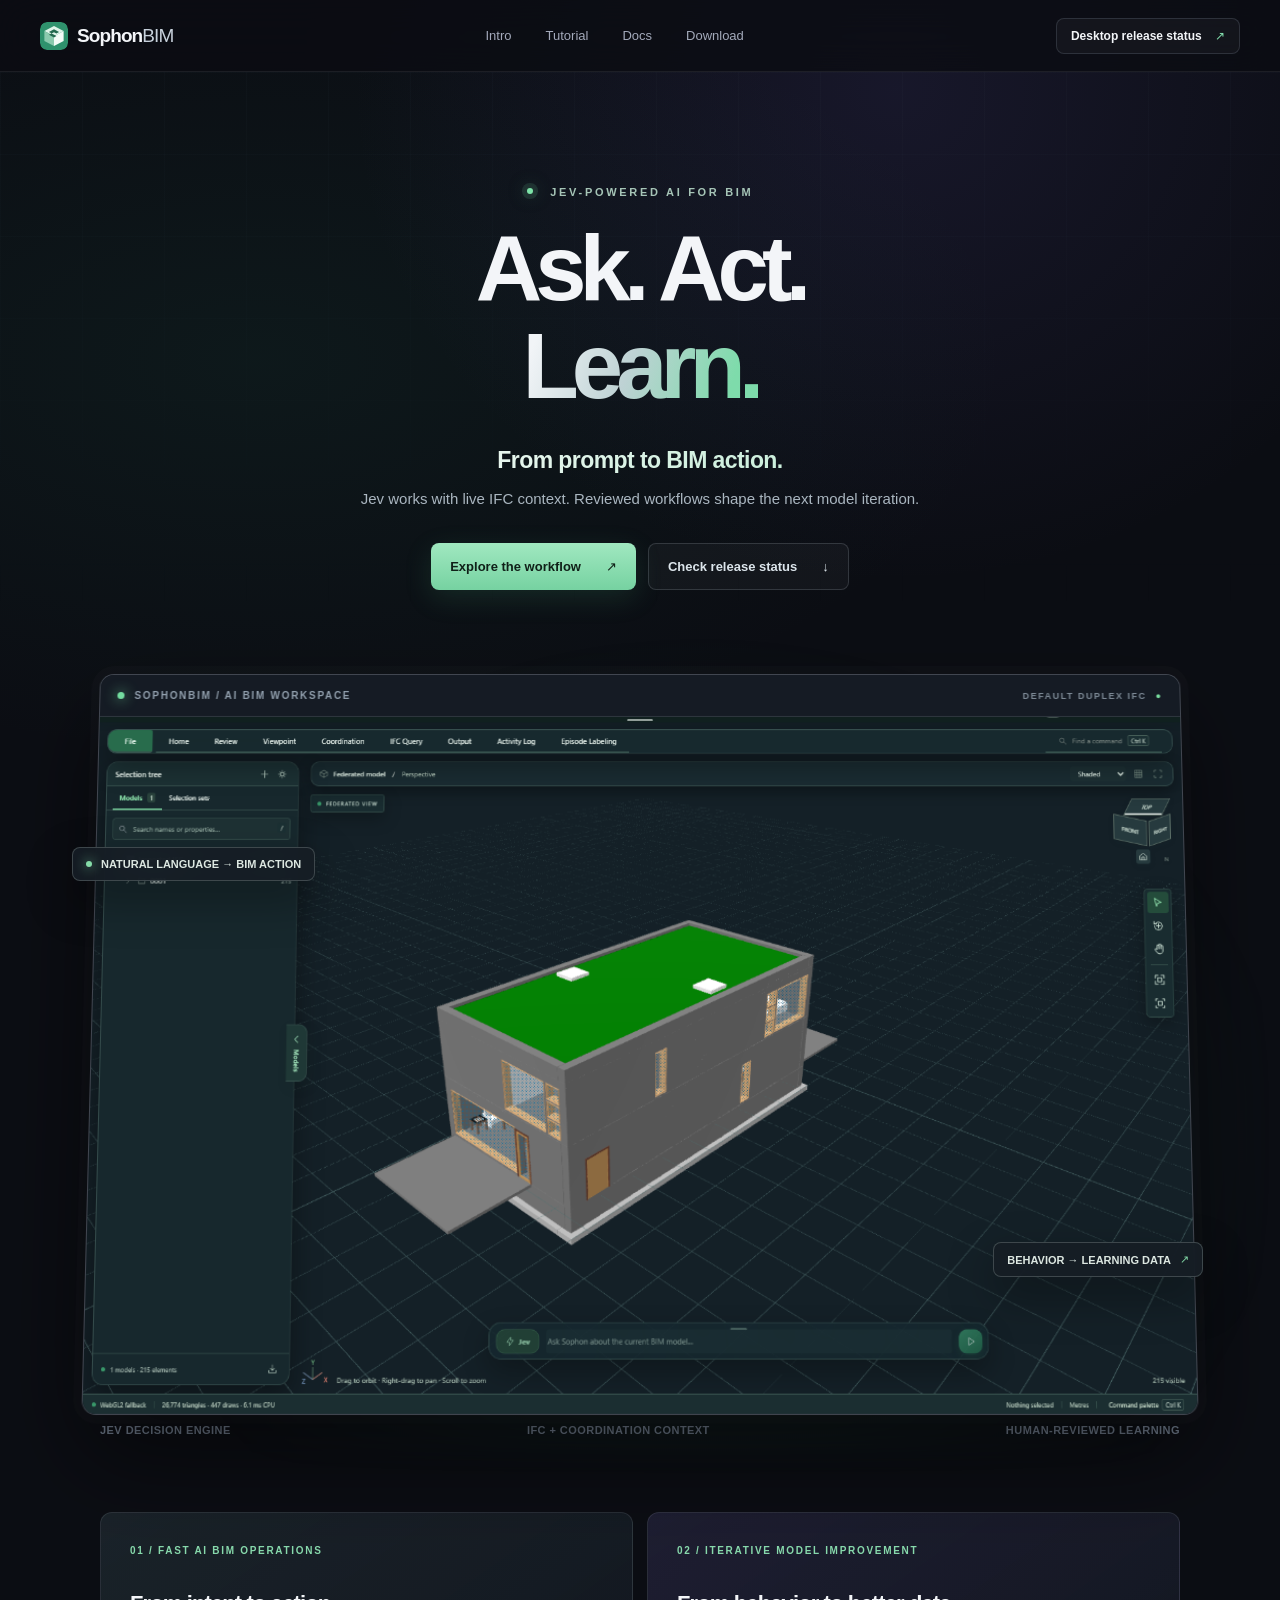
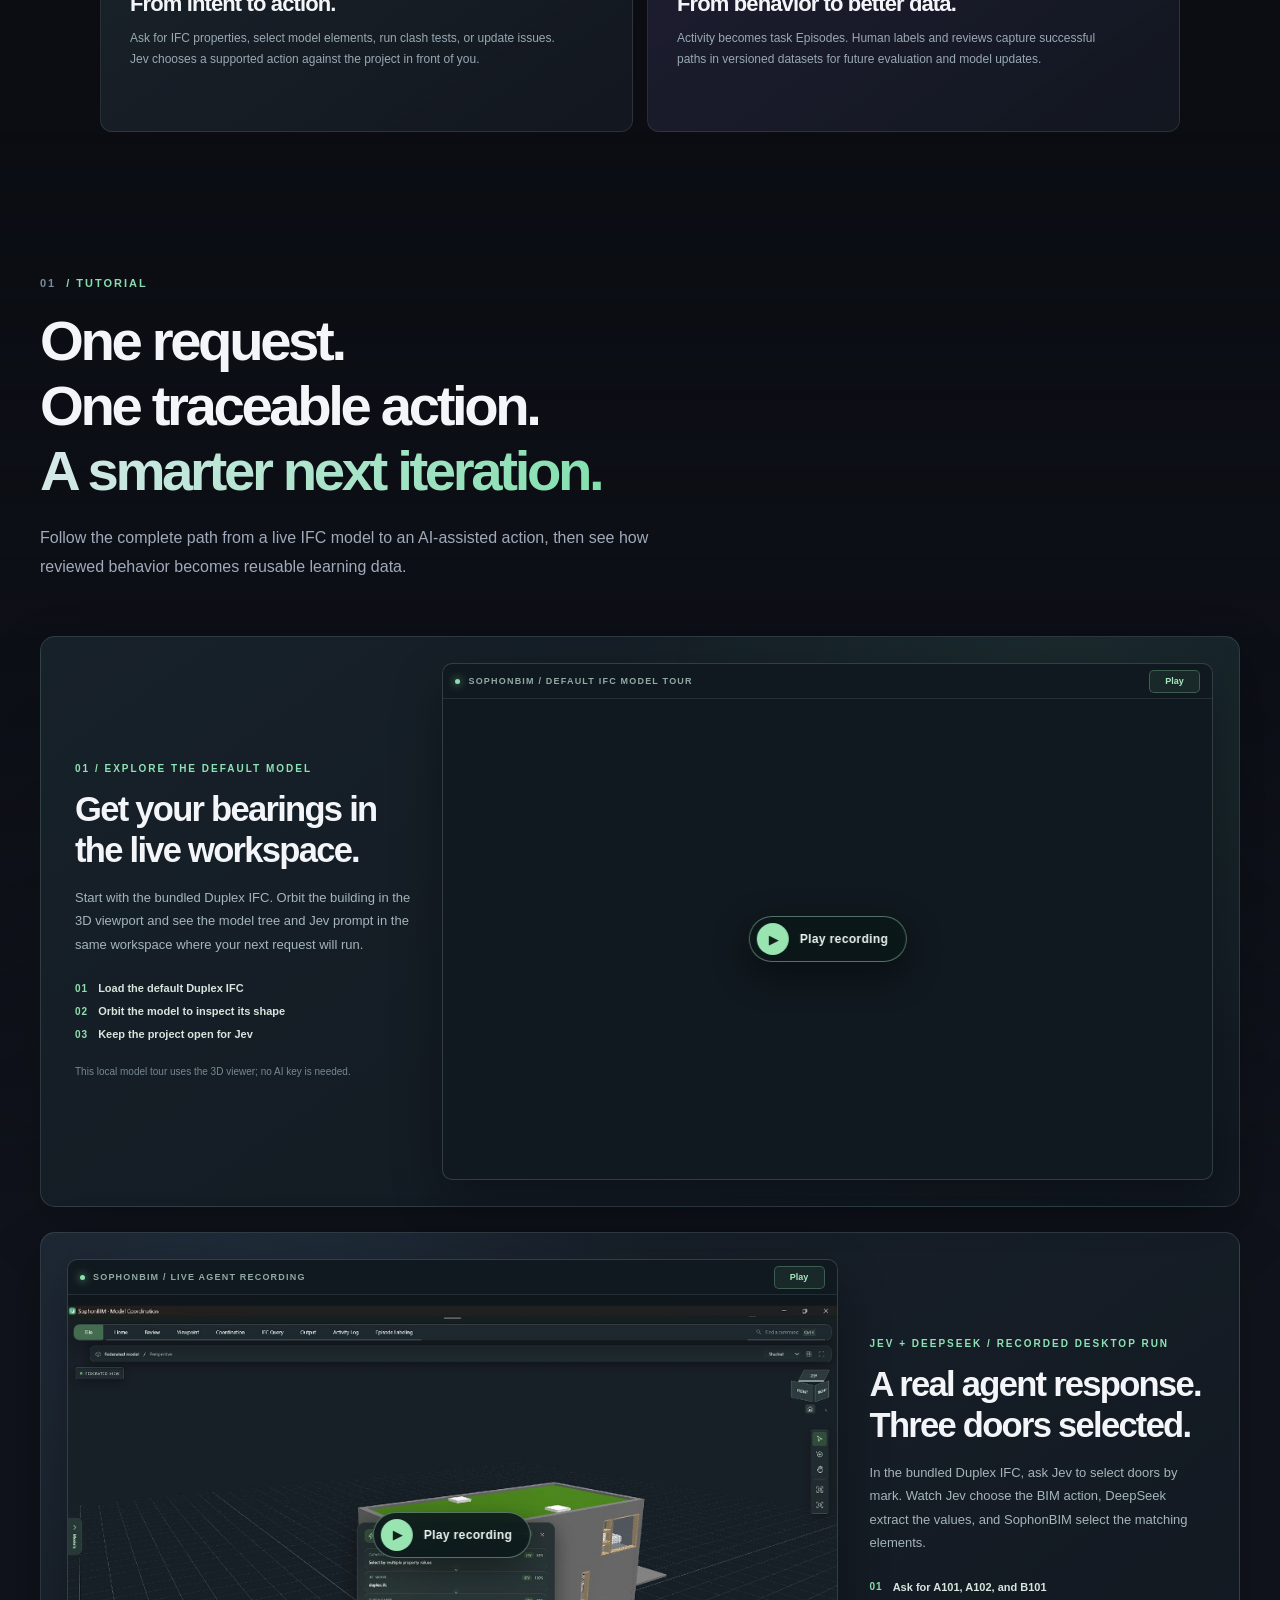
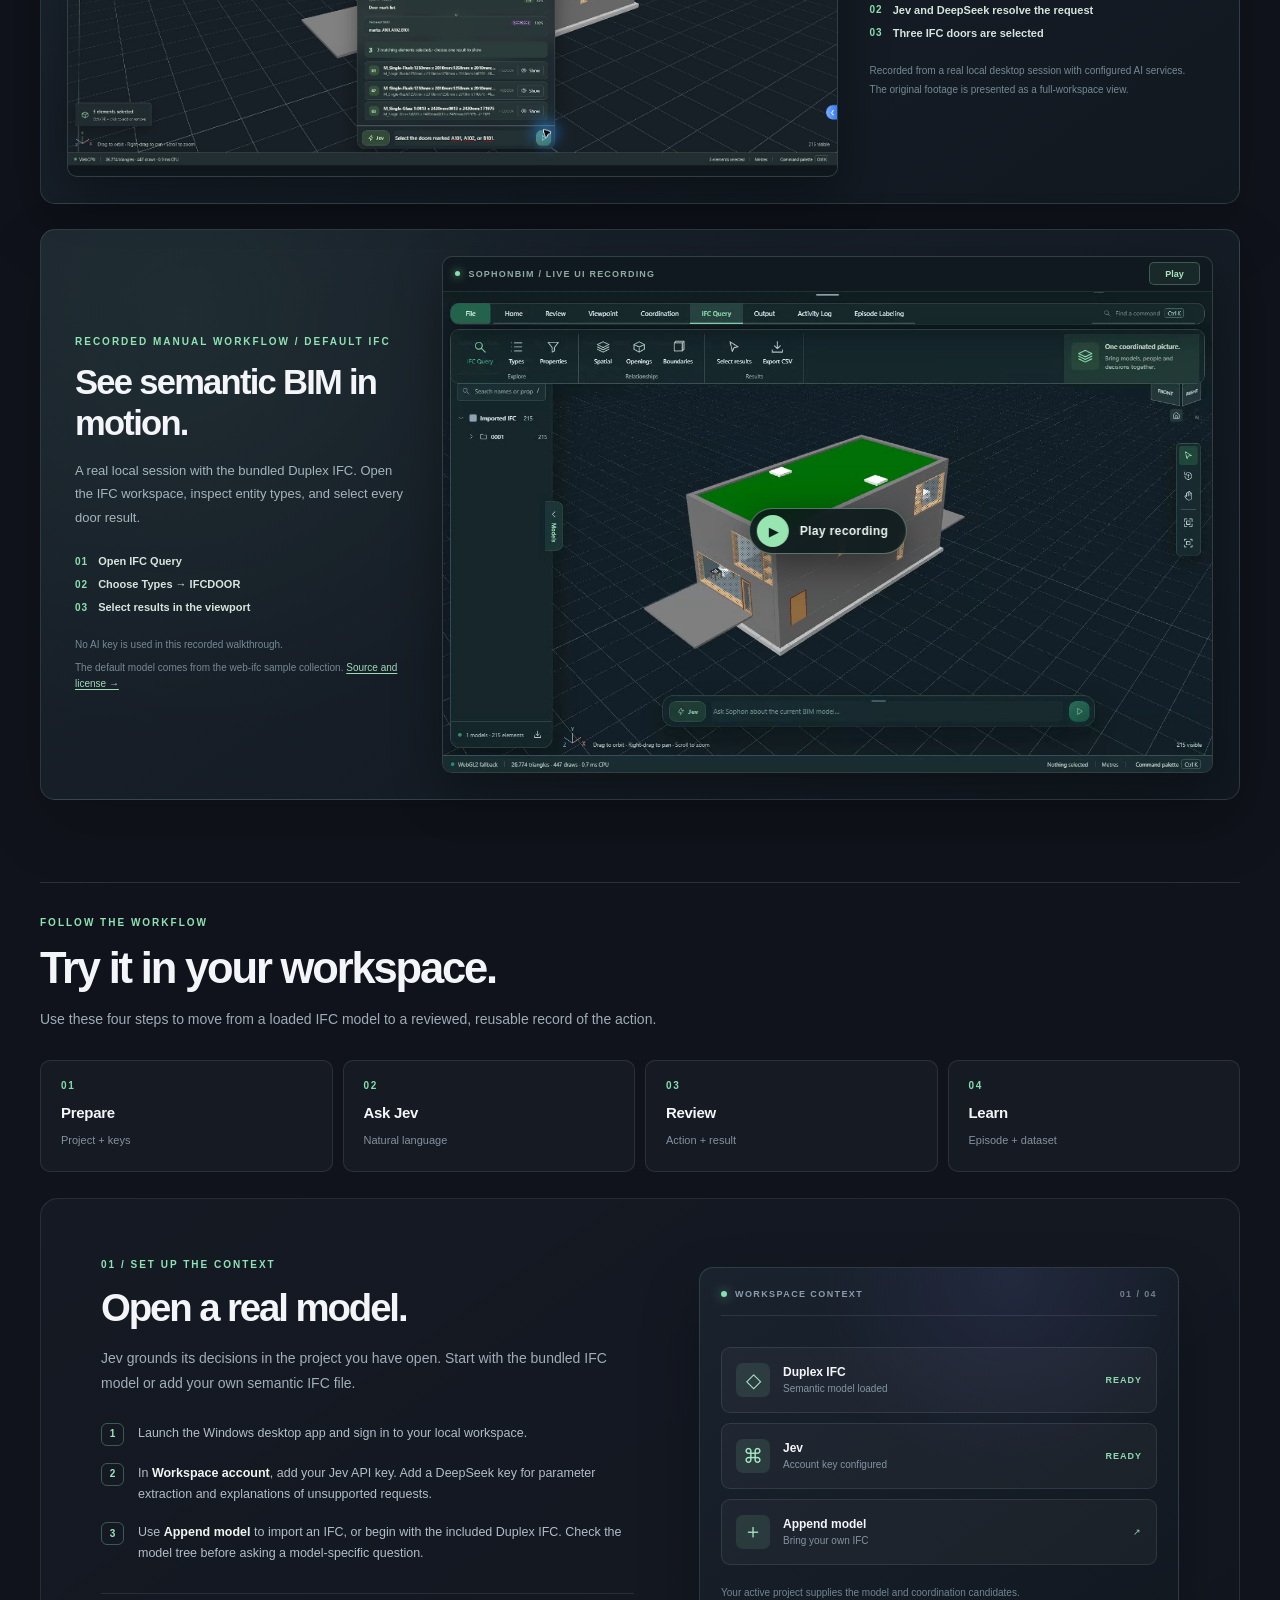
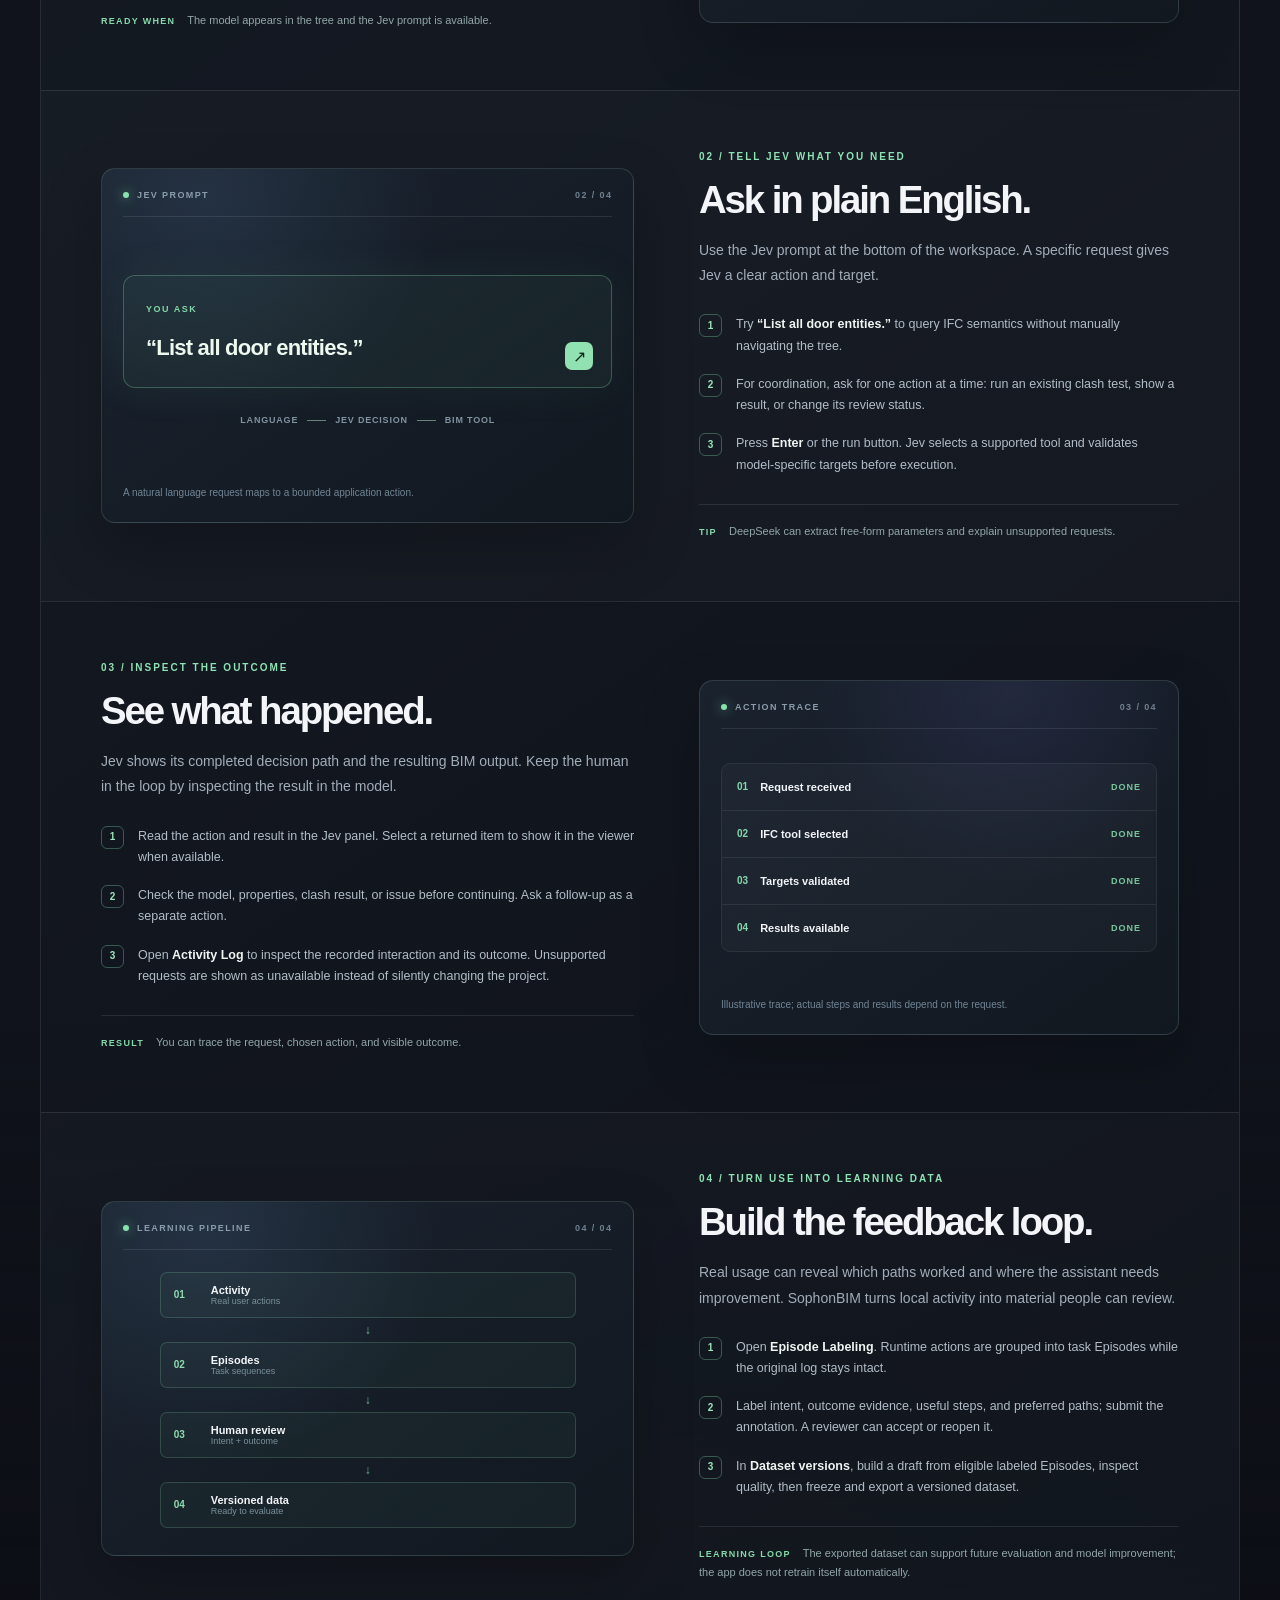
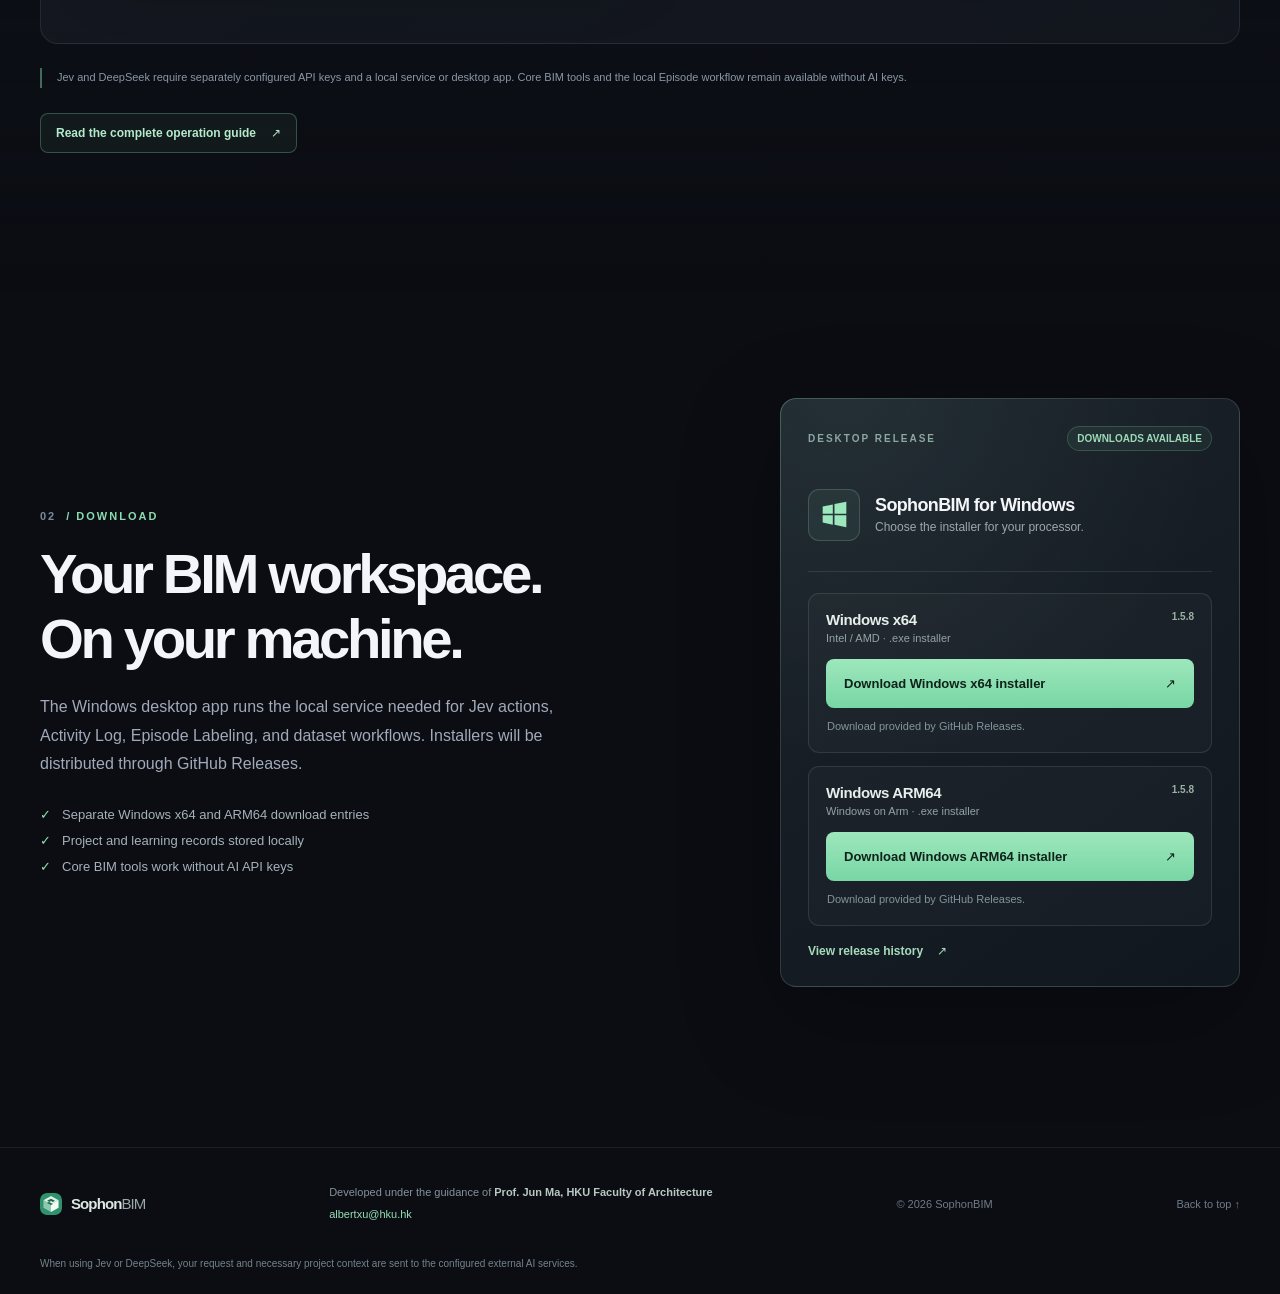
<file: index.html>
<!doctype html>
<html lang="en">
<head>
  <meta charset="utf-8">
  <meta name="viewport" content="width=device-width, initial-scale=1">
  <meta name="theme-color" content="#0b0d13">
  <meta name="description" content="SophonBIM brings Jev-powered natural language actions to BIM coordination and turns reviewed user workflows into versioned learning data.">
  <title>SophonBIM — Ask. Act. Learn.</title>
  <link rel="icon" type="image/svg+xml" href="assets/mark.svg">
  <link rel="stylesheet" href="styles.css">
  <script type="module" src="site.js"></script>
</head>
<body>
  <a class="skip-link" href="#intro">Skip to content</a>
  <div class="page-glow" aria-hidden="true"></div>
  <header class="site-header">
    <div class="container header-inner">
      <a class="brand" href="#intro" aria-label="SophonBIM home">
        <img src="assets/mark.svg" width="28" height="28" alt="">
        <span>Sophon<span>BIM</span></span>
      </a>
      <nav class="main-nav" aria-label="Main navigation">
        <a href="#intro">Intro</a>
        <a href="#tutorial">Tutorial</a>
        <a href="docs.html">Docs</a>
        <a href="#download" data-install-notice>Download</a>
      </nav>
      <a class="header-action" href="#download">Desktop release status <span aria-hidden="true">↗</span></a>
    </div>
  </header>

  <main>
    <section class="intro section" id="intro" aria-labelledby="intro-title">
      <div class="container">
        <div class="intro-copy">
          <p class="eyebrow"><span class="signal" aria-hidden="true"></span> JEV-POWERED AI FOR BIM</p>
          <h1 id="intro-title">Ask. Act.<br><span>Learn.</span></h1>
          <p class="intro-description"><span class="intro-lead">From prompt to BIM action.</span><span class="intro-follow">Jev works with live IFC context. Reviewed workflows shape the next model iteration.</span></p>
          <div class="intro-actions">
            <a class="button button-primary" href="#tutorial">Explore the workflow <span aria-hidden="true">↗</span></a>
            <a class="button button-quiet" href="#download">Check release status <span aria-hidden="true">↓</span></a>
          </div>
        </div>

        <div class="product-stage">
          <div class="stage-halo" aria-hidden="true"></div>
          <div class="window-frame">
            <div class="window-caption">
              <div class="window-title"><span class="window-dot" aria-hidden="true"></span> SOPHONBIM / AI BIM WORKSPACE</div>
              <div class="window-actions"><span class="window-context">DEFAULT DUPLEX IFC <span aria-hidden="true">●</span></span></div>
            </div>
            <img class="product-shot" src="assets/workspace-default-ifc.png" alt="SophonBIM workspace showing the bundled Duplex IFC model, selection tree, and Jev prompt" width="1600" height="1000" fetchpriority="high">
          </div>
          <div class="stage-tag tag-left"><span class="tag-led" aria-hidden="true"></span> NATURAL LANGUAGE → BIM ACTION</div>
          <div class="stage-tag tag-right">BEHAVIOR → LEARNING DATA <span aria-hidden="true">↗</span></div>
        </div>
        <div class="intro-footnote"><span>JEV DECISION ENGINE</span><span>IFC + COORDINATION CONTEXT</span><span>HUMAN-REVIEWED LEARNING</span></div>
        <div class="intro-pillars" aria-label="SophonBIM capabilities">
          <div><span>01 / FAST AI BIM OPERATIONS</span><h2>From intent to action.</h2><p>Ask for IFC properties, select model elements, run clash tests, or update issues. Jev chooses a supported action against the project in front of you.</p></div>
          <div><span>02 / ITERATIVE MODEL IMPROVEMENT</span><h2>From behavior to better data.</h2><p>Activity becomes task Episodes. Human labels and reviews capture successful paths in versioned datasets for future evaluation and model updates.</p></div>
        </div>
      </div>
    </section>

    <section class="tutorial section" id="tutorial" aria-labelledby="tutorial-title">
      <div class="container">
        <div class="section-heading"><p class="section-label"><span>01</span> / TUTORIAL</p><h2 id="tutorial-title">One request.<br>One traceable action.<br><span>A smarter next iteration.</span></h2><p>Follow the complete path from a live IFC model to an AI-assisted action, then see how reviewed behavior becomes reusable learning data.</p></div>
        <div class="demo-showcase orbit-demo-showcase" aria-labelledby="orbit-demo-title">
          <div class="demo-showcase-copy">
            <p class="step-kicker">01 / EXPLORE THE DEFAULT MODEL</p>
            <h3 id="orbit-demo-title">Get your bearings in the live workspace.</h3>
            <p>Start with the bundled Duplex IFC. Orbit the building in the 3D viewport and see the model tree and Jev prompt in the same workspace where your next request will run.</p>
            <ol><li><span>01</span> Load the default Duplex IFC</li><li><span>02</span> Orbit the model to inspect its shape</li><li><span>03</span> Keep the project open for Jev</li></ol>
            <small>This local model tour uses the 3D viewer; no AI key is needed.</small>
          </div>
          <div class="demo-showcase-media">
            <div class="demo-media-caption"><span><i aria-hidden="true"></i> SOPHONBIM / DEFAULT IFC MODEL TOUR</span><button class="demo-control" type="button" data-demo-toggle="orbit-demo" aria-controls="orbit-demo" aria-label="Play model orbit demo">Play</button></div>
            <video id="orbit-demo" data-demo data-demo-label="model orbit" muted loop playsinline preload="none" poster="assets/workspace-default-ifc.png" aria-label="Recorded SophonBIM workspace orbiting the bundled Duplex IFC model"><source data-src="assets/duplex-orbit.webm" type="video/webm"><img src="assets/workspace-default-ifc.png" alt="SophonBIM workspace showing the Duplex IFC model" width="1600" height="1000"></video>
            <button class="demo-play-overlay" type="button" data-demo-toggle="orbit-demo" data-demo-overlay="orbit-demo" aria-controls="orbit-demo" aria-label="Play model orbit demo"><span aria-hidden="true">▶</span> Play recording</button>
          </div>
        </div>
        <div class="demo-showcase demo-showcase--reverse agent-demo-showcase" id="agent-demo" aria-labelledby="agent-demo-title">
          <div class="demo-showcase-copy">
            <p class="step-kicker">JEV + DEEPSEEK / RECORDED DESKTOP RUN</p>
            <h3 id="agent-demo-title">A real agent response. Three doors selected.</h3>
            <p>In the bundled Duplex IFC, ask Jev to select doors by mark. Watch Jev choose the BIM action, DeepSeek extract the values, and SophonBIM select the matching elements.</p>
            <ol><li><span>01</span> Ask for A101, A102, and B101</li><li><span>02</span> Jev and DeepSeek resolve the request</li><li><span>03</span> Three IFC doors are selected</li></ol>
            <small>Recorded from a real local desktop session with configured AI services. The original footage is presented as a full-workspace view.</small>
          </div>
          <div class="demo-showcase-media agent-demo-media">
            <div class="demo-media-caption"><span><i aria-hidden="true"></i> SOPHONBIM / LIVE AGENT RECORDING</span><button class="demo-control" type="button" data-demo-toggle="jev-demo" aria-controls="jev-demo" aria-label="Play Jev and DeepSeek demo">Play</button></div>
            <video id="jev-demo" data-demo data-demo-label="Jev and DeepSeek" muted loop playsinline preload="none" poster="assets/jev-deepseek-live-enhanced-poster.png" aria-label="Real SophonBIM desktop recording: Jev and DeepSeek select three doors by mark in the Duplex IFC model"><source data-src="assets/jev-deepseek-live-enhanced.webm" type="video/webm"><img src="assets/jev-deepseek-live-enhanced-poster.png" alt="Jev and DeepSeek workflow completed with three IFC doors selected" width="1920" height="1200"></video>
            <button class="demo-play-overlay" type="button" data-demo-toggle="jev-demo" data-demo-overlay="jev-demo" aria-controls="jev-demo" aria-label="Play Jev and DeepSeek demo"><span aria-hidden="true">▶</span> Play recording</button>
          </div>
        </div>
        <div class="demo-showcase" aria-labelledby="demo-showcase-title">
          <div class="demo-showcase-copy"><p class="step-kicker">RECORDED MANUAL WORKFLOW / DEFAULT IFC</p><h3 id="demo-showcase-title">See semantic BIM in motion.</h3><p>A real local session with the bundled Duplex IFC. Open the IFC workspace, inspect entity types, and select every door result.</p><ol><li><span>01</span> Open IFC Query</li><li><span>02</span> Choose Types → IFCDOOR</li><li><span>03</span> Select results in the viewport</li></ol><small>No AI key is used in this recorded walkthrough.</small><small class="demo-source">The default model comes from the web-ifc sample collection. <a href="docs.html#workspace">Source and license →</a></small></div>
          <div class="demo-showcase-media"><div class="demo-media-caption"><span><i aria-hidden="true"></i> SOPHONBIM / LIVE UI RECORDING</span><button class="demo-control" type="button" data-demo-toggle="ifc-demo" aria-controls="ifc-demo" aria-label="Play IFC Query demo">Play</button></div><video id="ifc-demo" data-demo muted loop playsinline preload="none" poster="assets/ifc-query-poster.png" aria-label="Recorded SophonBIM IFC Query workflow: open Types, choose IFCDOOR, and select the door results"><source data-src="assets/ifc-query-demo.webm" type="video/webm"><img src="assets/ifc-query-poster.png" alt="SophonBIM IFC Query workspace with the default Duplex model" width="1280" height="800"></video><button class="demo-play-overlay" type="button" data-demo-toggle="ifc-demo" data-demo-overlay="ifc-demo" aria-controls="ifc-demo" aria-label="Play IFC Query demo"><span aria-hidden="true">▶</span> Play recording</button></div>
        </div>
        <div class="tutorial-steps-heading"><p class="step-kicker">FOLLOW THE WORKFLOW</p><h3>Try it in your workspace.</h3><p>Use these four steps to move from a loaded IFC model to a reviewed, reusable record of the action.</p></div>
        <nav class="tutorial-rail" aria-label="Jump to tutorial steps">
          <a href="#step-prepare"><span>01</span><strong>Prepare</strong><small>Project + keys</small></a>
          <a href="#step-ask"><span>02</span><strong>Ask Jev</strong><small>Natural language</small></a>
          <a href="#step-review"><span>03</span><strong>Review</strong><small>Action + result</small></a>
          <a href="#step-learn"><span>04</span><strong>Learn</strong><small>Episode + dataset</small></a>
        </nav>
        <div class="tutorial-steps">
          <article class="tutorial-step" id="step-prepare" aria-labelledby="step-prepare-title">
            <div class="tutorial-instructions">
              <p class="step-kicker">01 / SET UP THE CONTEXT</p>
              <h3 id="step-prepare-title">Open a real model.</h3>
              <p>Jev grounds its decisions in the project you have open. Start with the bundled IFC model or add your own semantic IFC file.</p>
              <ol class="instruction-list">
                <li><span>1</span><div>Launch the Windows desktop app and sign in to your local workspace.</div></li>
                <li><span>2</span><div>In <strong>Workspace account</strong>, add your Jev API key. Add a DeepSeek key for parameter extraction and explanations of unsupported requests.</div></li>
                <li><span>3</span><div>Use <strong>Append model</strong> to import an IFC, or begin with the included Duplex IFC. Check the model tree before asking a model-specific question.</div></li>
              </ol>
              <p class="step-outcome"><span>READY WHEN</span> The model appears in the tree and the Jev prompt is available.</p>
            </div>
            <div class="tutorial-visual setup-visual" aria-label="Illustration of project setup">
              <div class="visual-bar"><span class="visual-led"></span><span>WORKSPACE CONTEXT</span><span>01 / 04</span></div>
              <div class="setup-stack">
                <div class="setup-item"><span class="setup-icon">◇</span><div><strong>Duplex IFC</strong><small>Semantic model loaded</small></div><span class="setup-state">READY</span></div>
                <div class="setup-item"><span class="setup-icon">⌘</span><div><strong>Jev</strong><small>Account key configured</small></div><span class="setup-state">READY</span></div>
                <div class="setup-item"><span class="setup-icon">＋</span><div><strong>Append model</strong><small>Bring your own IFC</small></div><span class="setup-arrow">↗</span></div>
              </div>
              <div class="visual-caption">Your active project supplies the model and coordination candidates.</div>
            </div>
          </article>
          <article class="tutorial-step" id="step-ask" aria-labelledby="step-ask-title">
            <div class="tutorial-instructions">
              <p class="step-kicker">02 / TELL JEV WHAT YOU NEED</p>
              <h3 id="step-ask-title">Ask in plain English.</h3>
              <p>Use the Jev prompt at the bottom of the workspace. A specific request gives Jev a clear action and target.</p>
              <ol class="instruction-list">
                <li><span>1</span><div>Try <strong>“List all door entities.”</strong> to query IFC semantics without manually navigating the tree.</div></li>
                <li><span>2</span><div>For coordination, ask for one action at a time: run an existing clash test, show a result, or change its review status.</div></li>
                <li><span>3</span><div>Press <strong>Enter</strong> or the run button. Jev selects a supported tool and validates model-specific targets before execution.</div></li>
              </ol>
              <p class="step-outcome"><span>TIP</span> DeepSeek can extract free-form parameters and explain unsupported requests.</p>
            </div>
            <div class="tutorial-visual prompt-visual" aria-label="Illustration of a Jev request">
              <div class="visual-bar"><span class="visual-led"></span><span>JEV PROMPT</span><span>02 / 04</span></div>
              <div class="prompt-example"><span class="prompt-prefix">YOU ASK</span><blockquote>“List all door entities.”</blockquote><span class="prompt-send" aria-hidden="true">↗</span></div>
              <div class="prompt-path"><span>LANGUAGE</span><i></i><span>JEV DECISION</span><i></i><span>BIM TOOL</span></div>
              <div class="visual-caption">A natural language request maps to a bounded application action.</div>
            </div>
          </article>
          <article class="tutorial-step" id="step-review" aria-labelledby="step-review-title">
            <div class="tutorial-instructions">
              <p class="step-kicker">03 / INSPECT THE OUTCOME</p>
              <h3 id="step-review-title">See what happened.</h3>
              <p>Jev shows its completed decision path and the resulting BIM output. Keep the human in the loop by inspecting the result in the model.</p>
              <ol class="instruction-list">
                <li><span>1</span><div>Read the action and result in the Jev panel. Select a returned item to show it in the viewer when available.</div></li>
                <li><span>2</span><div>Check the model, properties, clash result, or issue before continuing. Ask a follow-up as a separate action.</div></li>
                <li><span>3</span><div>Open <strong>Activity Log</strong> to inspect the recorded interaction and its outcome. Unsupported requests are shown as unavailable instead of silently changing the project.</div></li>
              </ol>
              <p class="step-outcome"><span>RESULT</span> You can trace the request, chosen action, and visible outcome.</p>
            </div>
            <div class="tutorial-visual review-visual" aria-label="Illustration of a Jev action trace">
              <div class="visual-bar"><span class="visual-led"></span><span>ACTION TRACE</span><span>03 / 04</span></div>
              <div class="trace-list"><div><span>01</span><strong>Request received</strong><em>DONE</em></div><div><span>02</span><strong>IFC tool selected</strong><em>DONE</em></div><div><span>03</span><strong>Targets validated</strong><em>DONE</em></div><div><span>04</span><strong>Results available</strong><em>DONE</em></div></div>
              <div class="visual-caption">Illustrative trace; actual steps and results depend on the request.</div>
            </div>
          </article>
          <article class="tutorial-step" id="step-learn" aria-labelledby="step-learn-title">
            <div class="tutorial-instructions">
              <p class="step-kicker">04 / TURN USE INTO LEARNING DATA</p>
              <h3 id="step-learn-title">Build the feedback loop.</h3>
              <p>Real usage can reveal which paths worked and where the assistant needs improvement. SophonBIM turns local activity into material people can review.</p>
              <ol class="instruction-list">
                <li><span>1</span><div>Open <strong>Episode Labeling</strong>. Runtime actions are grouped into task Episodes while the original log stays intact.</div></li>
                <li><span>2</span><div>Label intent, outcome evidence, useful steps, and preferred paths; submit the annotation. A reviewer can accept or reopen it.</div></li>
                <li><span>3</span><div>In <strong>Dataset versions</strong>, build a draft from eligible labeled Episodes, inspect quality, then freeze and export a versioned dataset.</div></li>
              </ol>
              <p class="step-outcome"><span>LEARNING LOOP</span> The exported dataset can support future evaluation and model improvement; the app does not retrain itself automatically.</p>
            </div>
            <div class="tutorial-visual learning-visual" aria-label="Illustration of the human-reviewed learning pipeline">
              <div class="visual-bar"><span class="visual-led"></span><span>LEARNING PIPELINE</span><span>04 / 04</span></div>
              <div class="learning-chain"><div><b>01</b><strong>Activity</strong><small>Real user actions</small></div><span>↓</span><div><b>02</b><strong>Episodes</strong><small>Task sequences</small></div><span>↓</span><div><b>03</b><strong>Human review</strong><small>Intent + outcome</small></div><span>↓</span><div><b>04</b><strong>Versioned data</strong><small>Ready to evaluate</small></div></div>
            </div>
          </article>
        </div>
        <p class="tutorial-note">Jev and DeepSeek require separately configured API keys and a local service or desktop app. Core BIM tools and the local Episode workflow remain available without AI keys.</p>
        <a class="tutorial-docs-link" href="docs.html">Read the complete operation guide <span aria-hidden="true">↗</span></a>
      </div>
    </section>

    <section class="download section" id="download" aria-labelledby="download-title">
      <div class="container download-layout">
        <div class="download-copy"><p class="section-label"><span>02</span> / DOWNLOAD</p><h2 id="download-title">Your BIM workspace.<br>On your machine.</h2><p>The Windows desktop app runs the local service needed for Jev actions, Activity Log, Episode Labeling, and dataset workflows. Installers will be distributed through GitHub Releases.</p><ul class="download-points"><li>Separate Windows x64 and ARM64 download entries</li><li>Project and learning records stored locally</li><li>Core BIM tools work without AI API keys</li></ul></div>
        <div class="release-card">
          <div class="release-card-top"><span class="release-label">DESKTOP RELEASE</span><span class="release-chip" id="release-chip">LINKS PENDING</span></div>
          <div class="platform-row"><div class="windows-mark" aria-hidden="true"><svg viewBox="0 0 32 32"><path d="M2 6.5 14 4v11H2V6.5Zm14-2.8L30 1v14H16V3.7ZM2 17h12v11L2 25.5V17Zm14 0h14v14l-14-2.8V17Z"/></svg></div><div><h3>SophonBIM for Windows</h3><p>Choose the installer for your processor.</p></div></div>
          <div class="release-divider"></div>
          <div class="download-options" aria-label="Windows installer options">
            <div class="download-option">
              <div class="download-option-heading"><div><h4>Windows x64</h4><p>Intel / AMD · .exe installer</p></div><span class="download-option-version" id="release-version">Pending</span></div>
              <button class="button button-download" id="release-download" type="button" data-pending="true">View x64 download notice <span aria-hidden="true">↗</span></button>
              <p class="download-status" id="download-status" role="status">The x64 installer is not available for public download yet.</p>
            </div>
            <div class="download-option">
              <div class="download-option-heading"><div><h4>Windows ARM64</h4><p>Windows on Arm · .exe installer</p></div><span class="download-option-version" id="release-version-arm">Pending</span></div>
              <button class="button button-download" id="release-download-arm" type="button" data-pending="true">View ARM64 download notice <span aria-hidden="true">↗</span></button>
              <p class="download-status" id="download-status-arm" role="status">The ARM64 installer is not available yet and has not been locally tested.</p>
            </div>
          </div>
          <a class="all-releases" id="all-releases" href="#download" aria-disabled="true">View release history <span aria-hidden="true">↗</span></a>
        </div>
      </div>
    </section>
  </main>

  <dialog class="install-notice" id="install-notice" aria-labelledby="install-notice-title" aria-describedby="install-notice-description">
    <div class="install-notice-top"><span class="install-notice-label">WINDOWS INSTALLATION</span><button class="install-notice-close" type="button" data-close-install-notice aria-label="Close installation notice">×</button></div>
    <div class="install-notice-icon" aria-hidden="true">!</div>
    <p class="install-notice-kicker">TEST RELEASE · UNSIGNED</p>
    <h2 id="install-notice-title">Before you install SophonBIM</h2>
    <p id="install-notice-description">This test application does not yet have an official Windows code signature. Windows may show SmartScreen or User Account Control prompts. Review the source and the Windows warning, then continue only if you trust this download.</p>
    <p class="install-notice-test">The project team reports that AI-driven local security tests found no malicious code in the tested x64 build. These local checks are not an independent security certification.</p>
    <p class="install-notice-arm" id="install-notice-arm" hidden>The Windows ARM64 version has not been installed or tested locally because the project team does not have a compatible ARM device. The x64 test results do not verify the ARM64 build.</p>
    <p class="install-notice-pending" id="install-notice-pending">The Windows installer is not available for public download yet.</p>
    <div class="install-notice-actions"><button class="button button-quiet" type="button" data-close-install-notice>Back to page</button><a class="button button-primary notice-confirm" id="confirmed-download" href="#download" hidden>Continue to download <span aria-hidden="true">↗</span></a></div>
  </dialog>

  <footer class="site-footer"><div class="container footer-inner"><a class="brand footer-brand" href="#intro"><img src="assets/mark.svg" width="22" height="22" alt=""><span>Sophon<span>BIM</span></span></a><div class="footer-credit"><span>Developed under the guidance of <a class="footer-professor" href="https://www.arch.hku.hk/staff/upad/ma-jun/">Prof. Jun Ma, HKU Faculty of Architecture</a></span><a href="mailto:albertxu@hku.hk">albertxu@hku.hk</a></div><span>© 2026 SophonBIM</span><a href="#intro">Back to top ↑</a></div><p class="container footer-disclosure">When using Jev or DeepSeek, your request and necessary project context are sent to the configured external AI services.</p></footer>
</body>
</html>
</file>
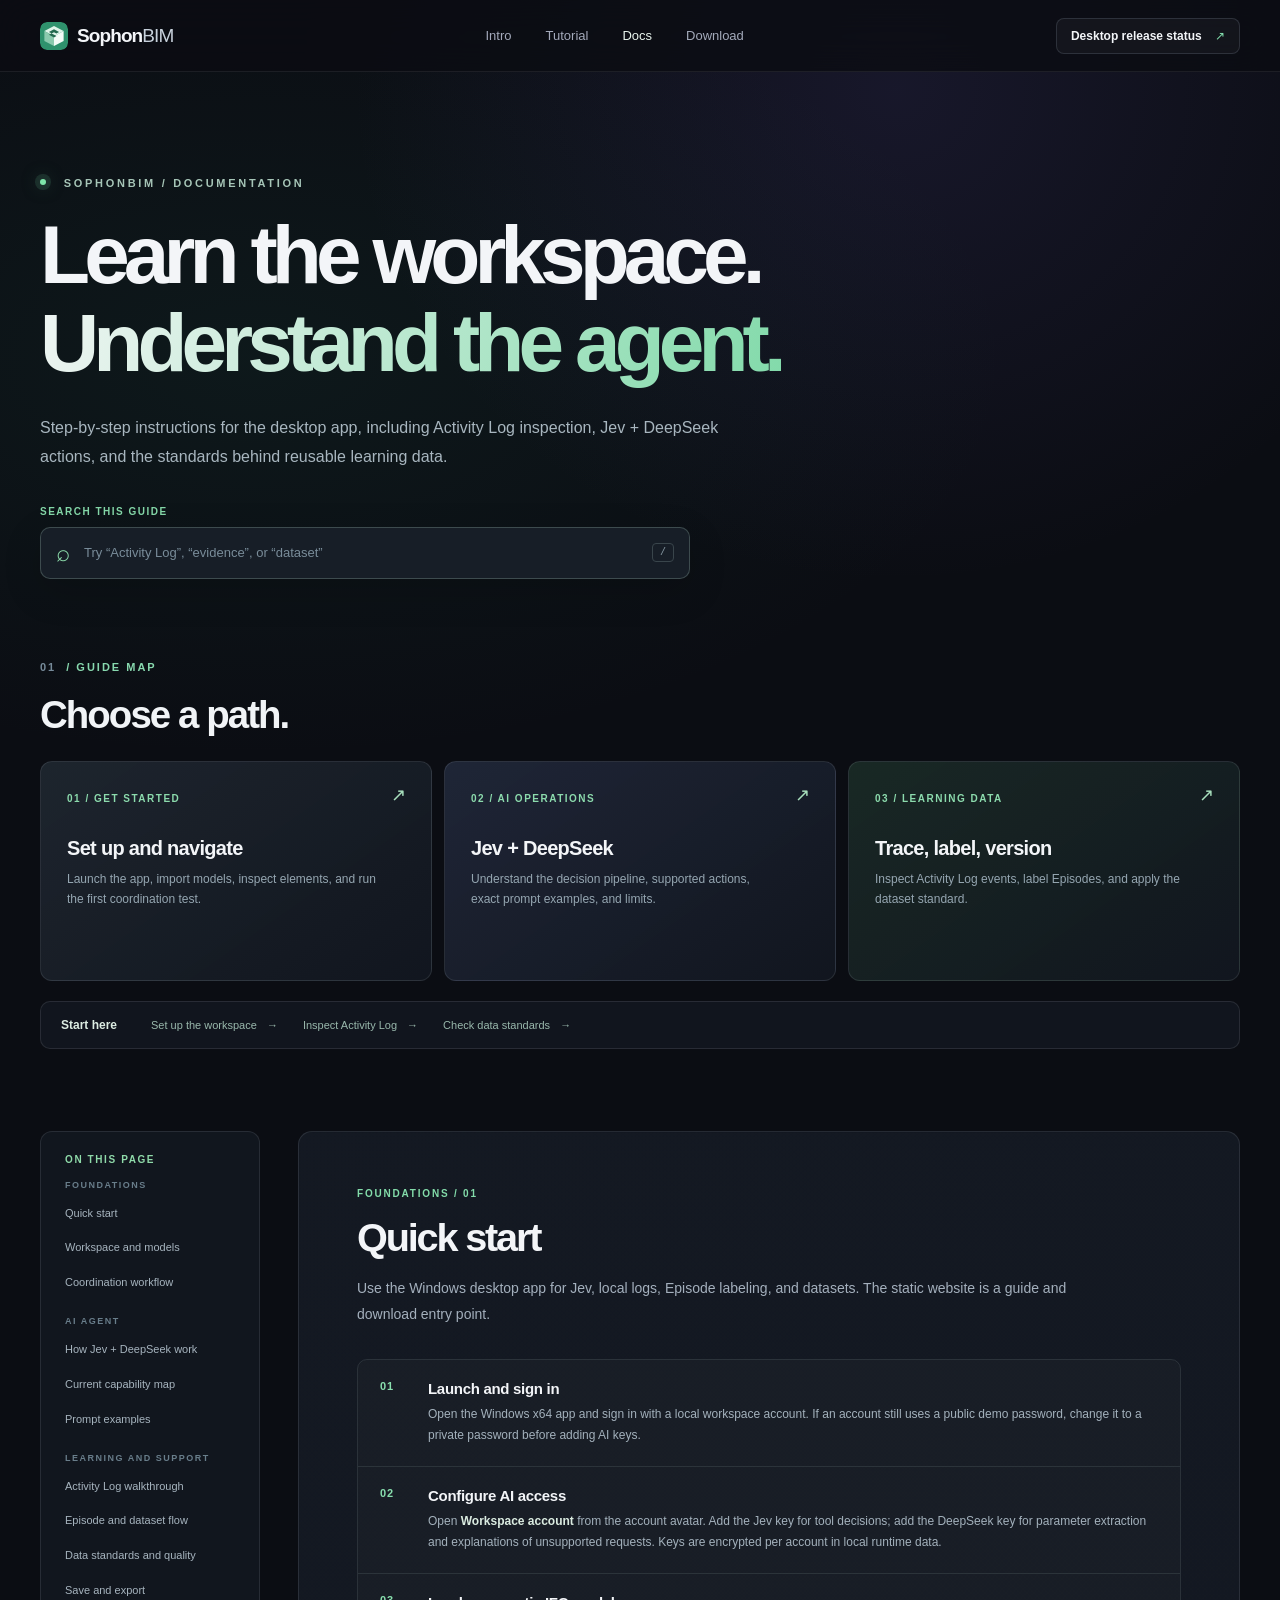
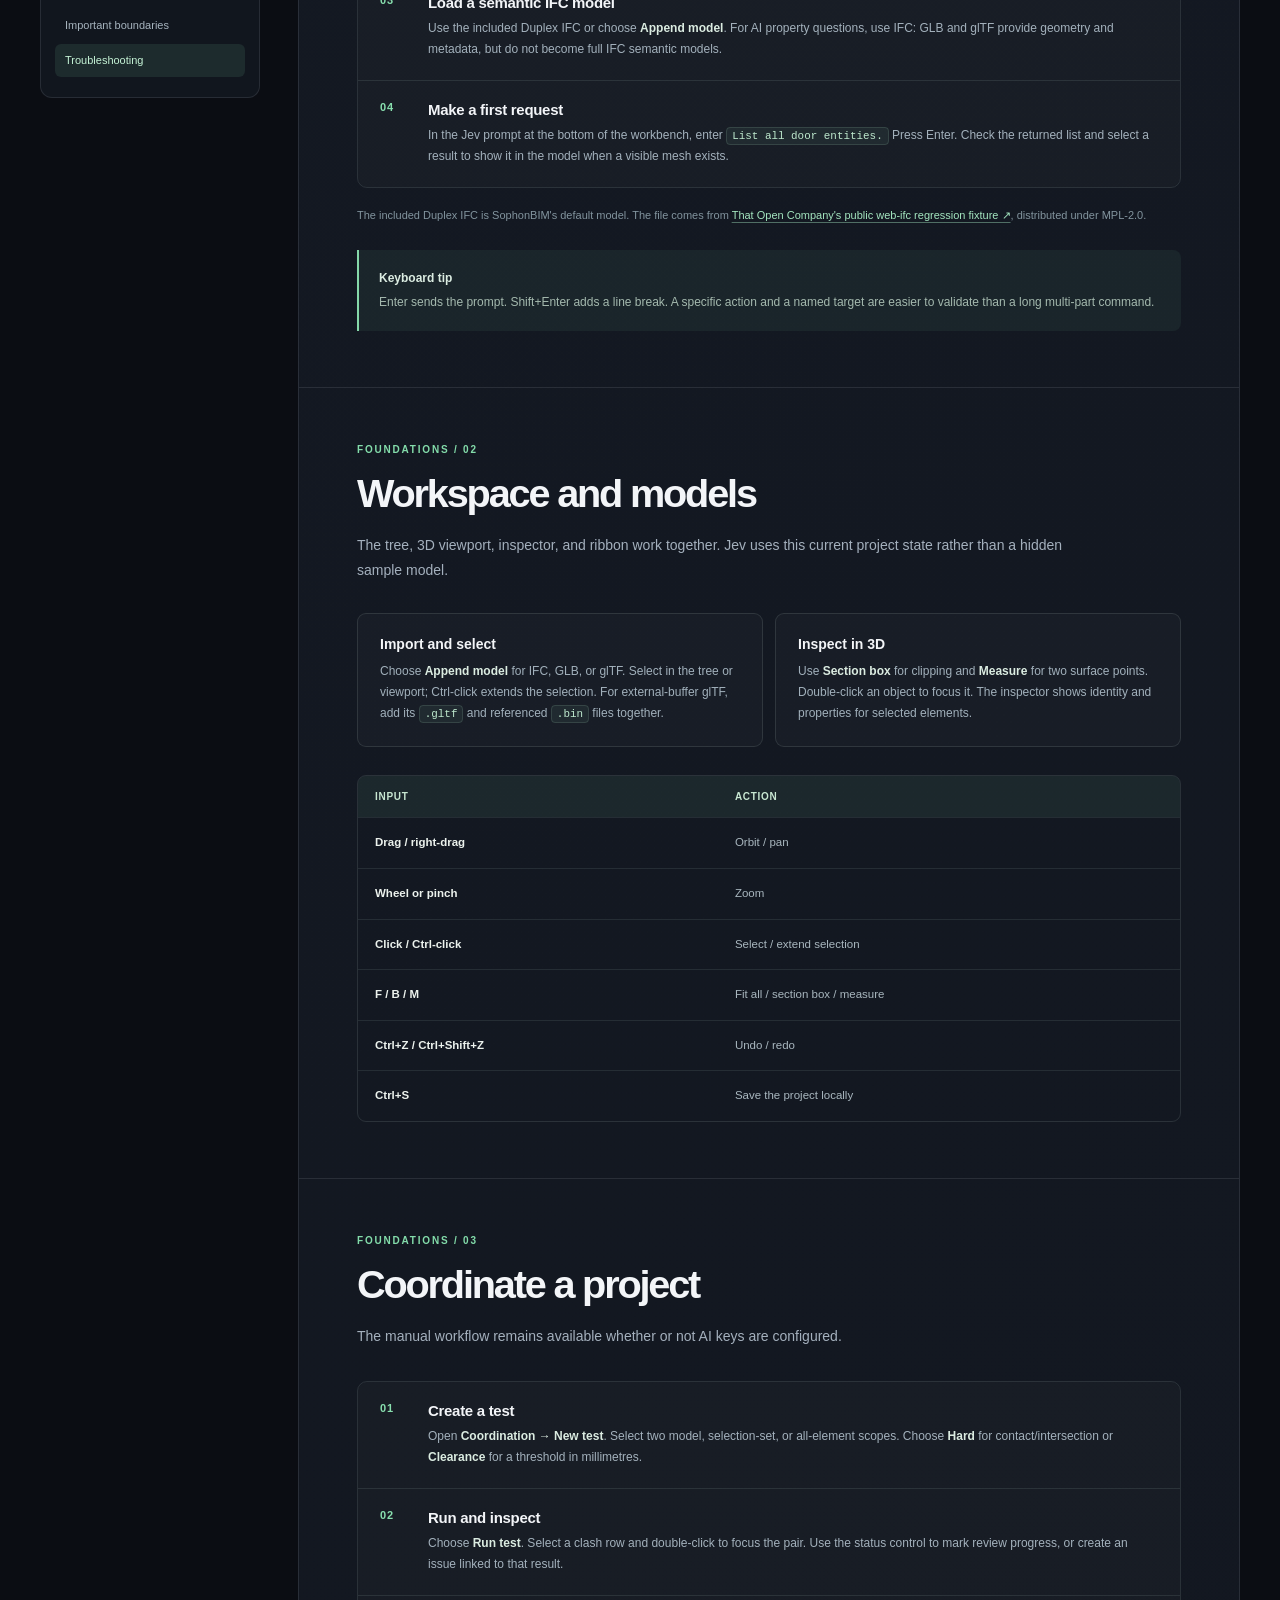
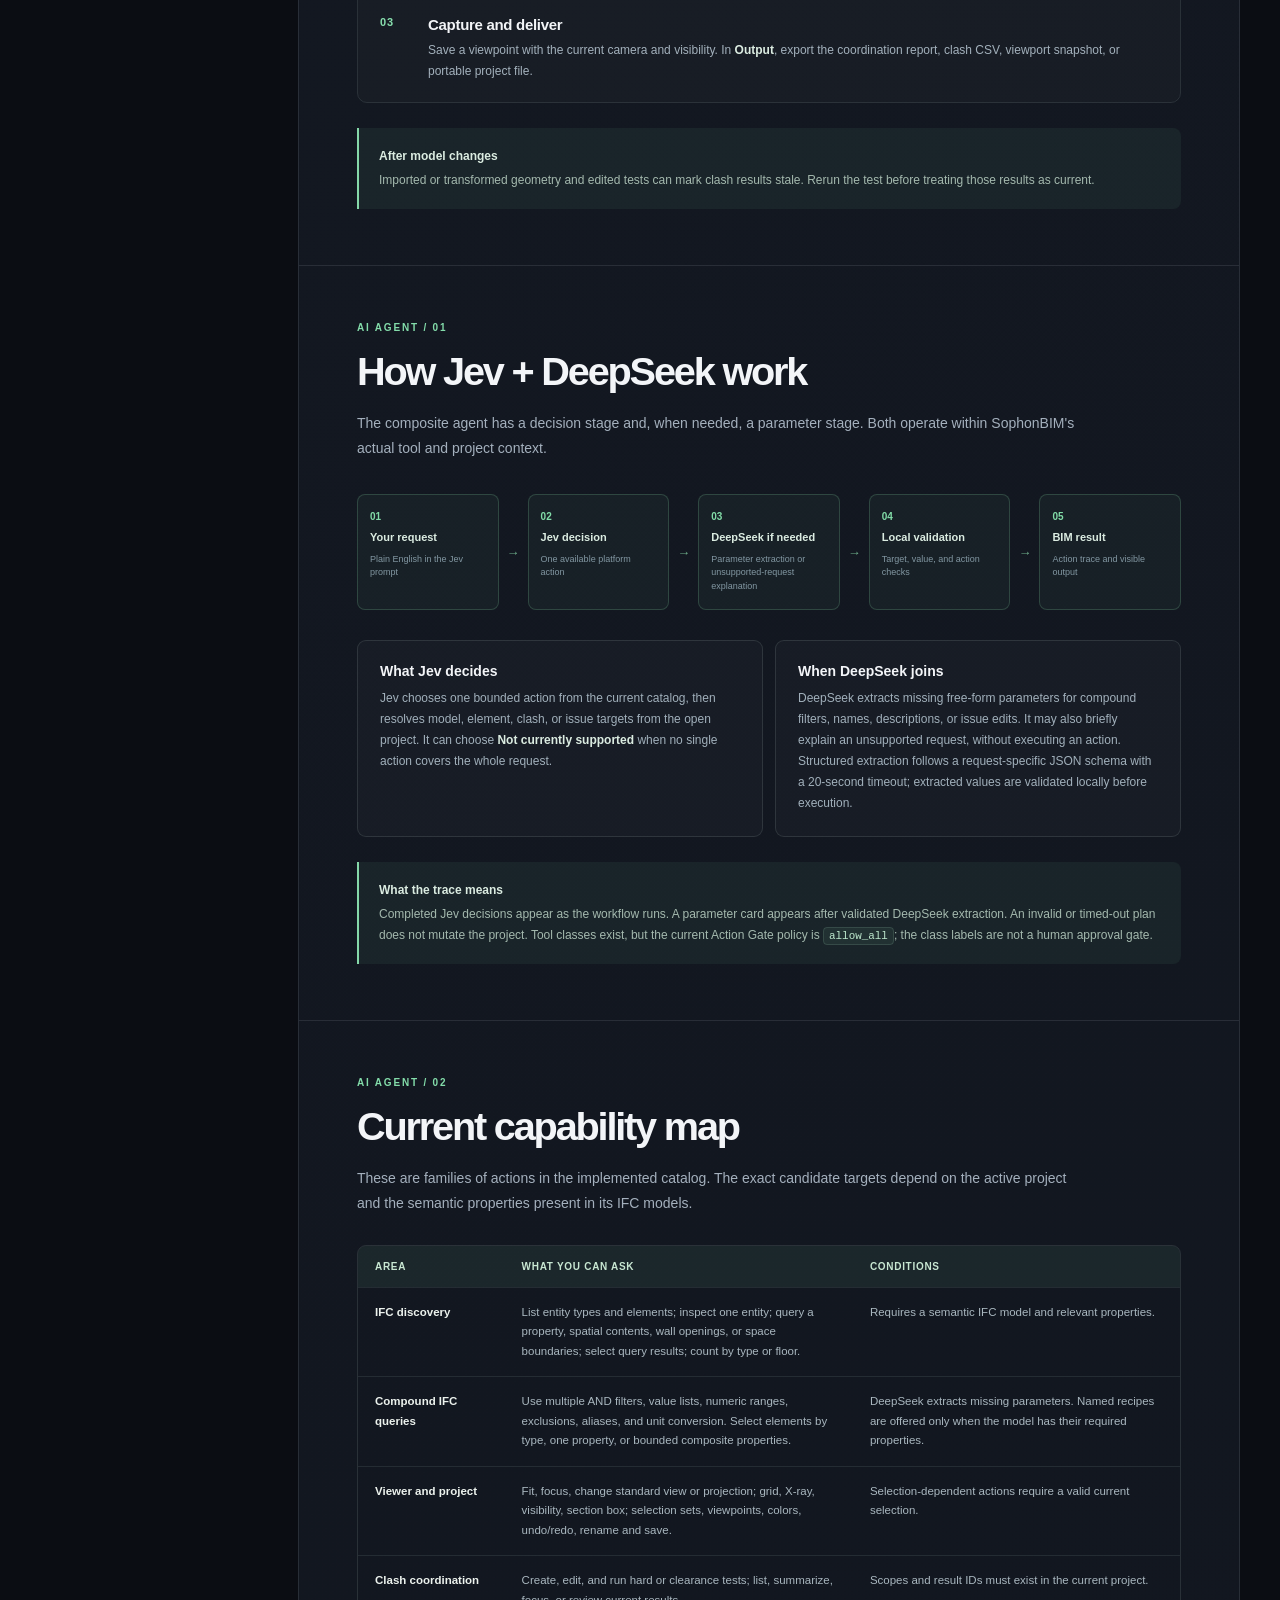
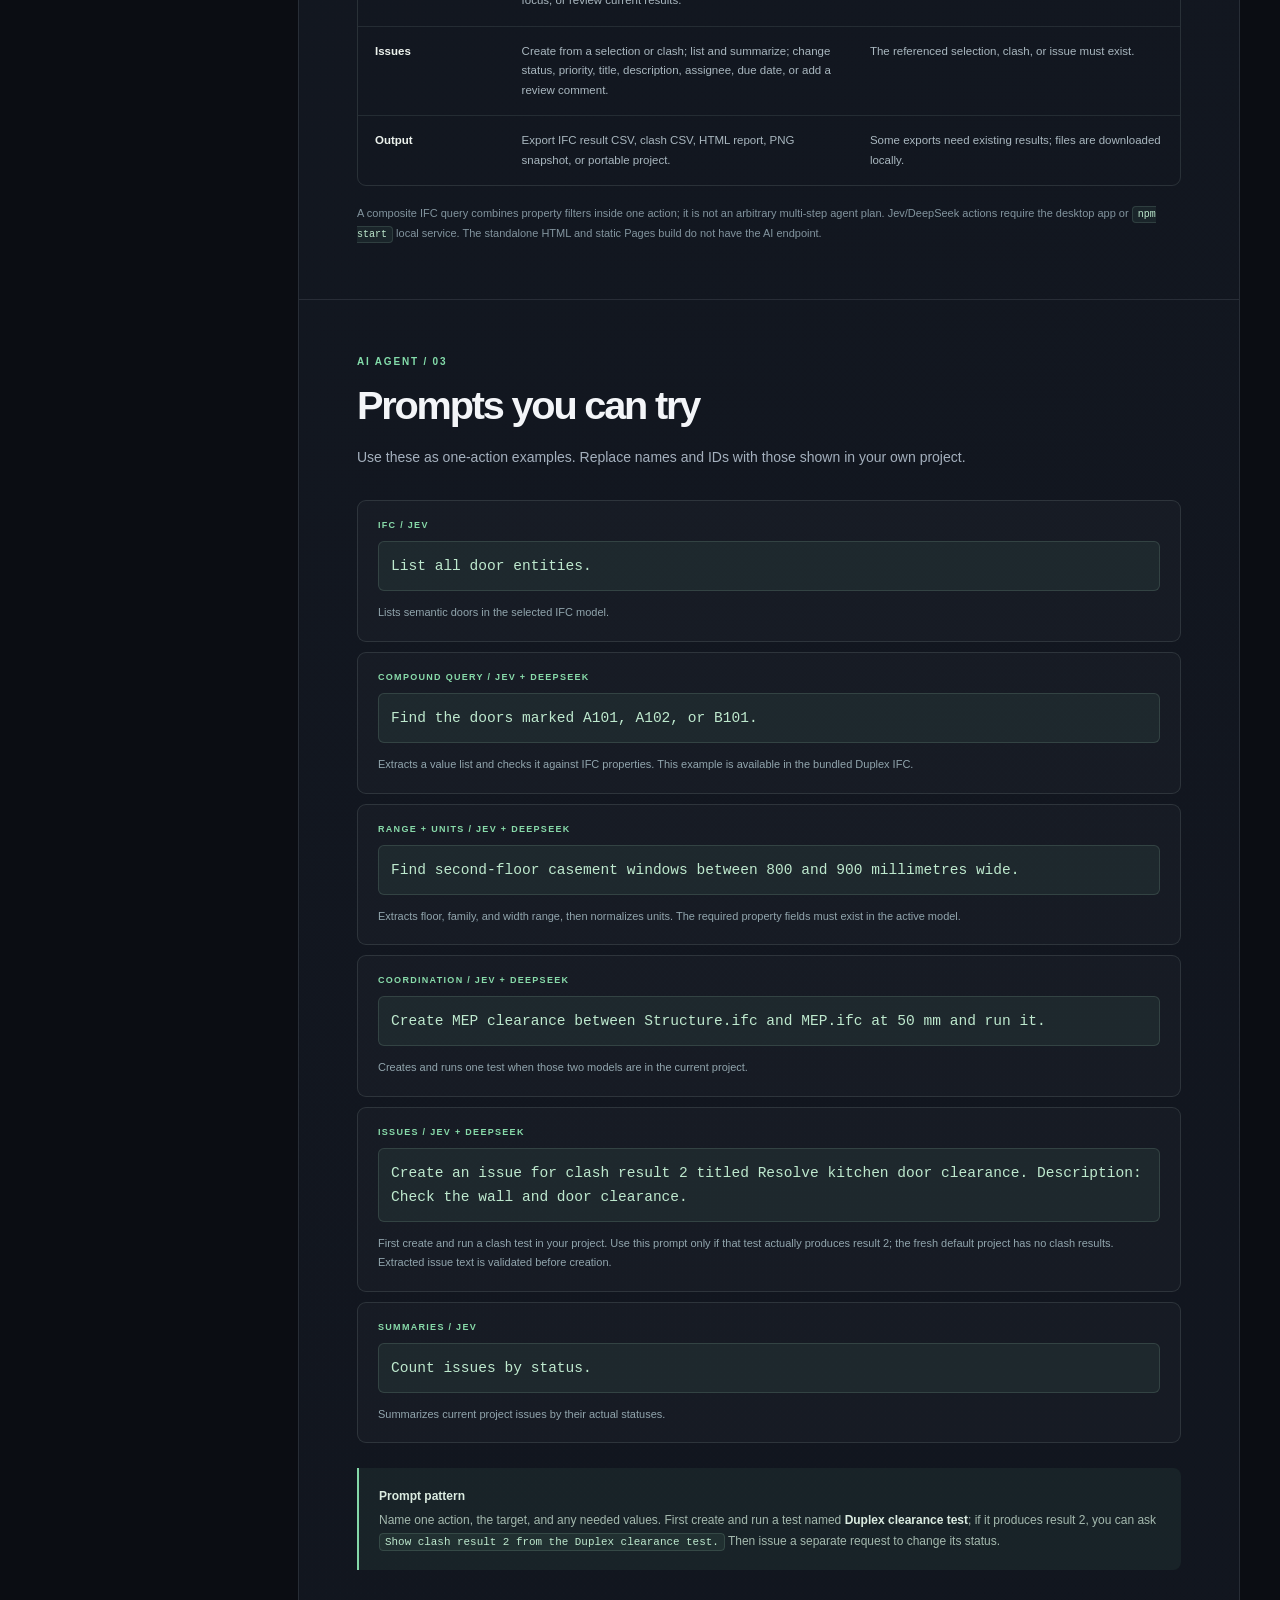
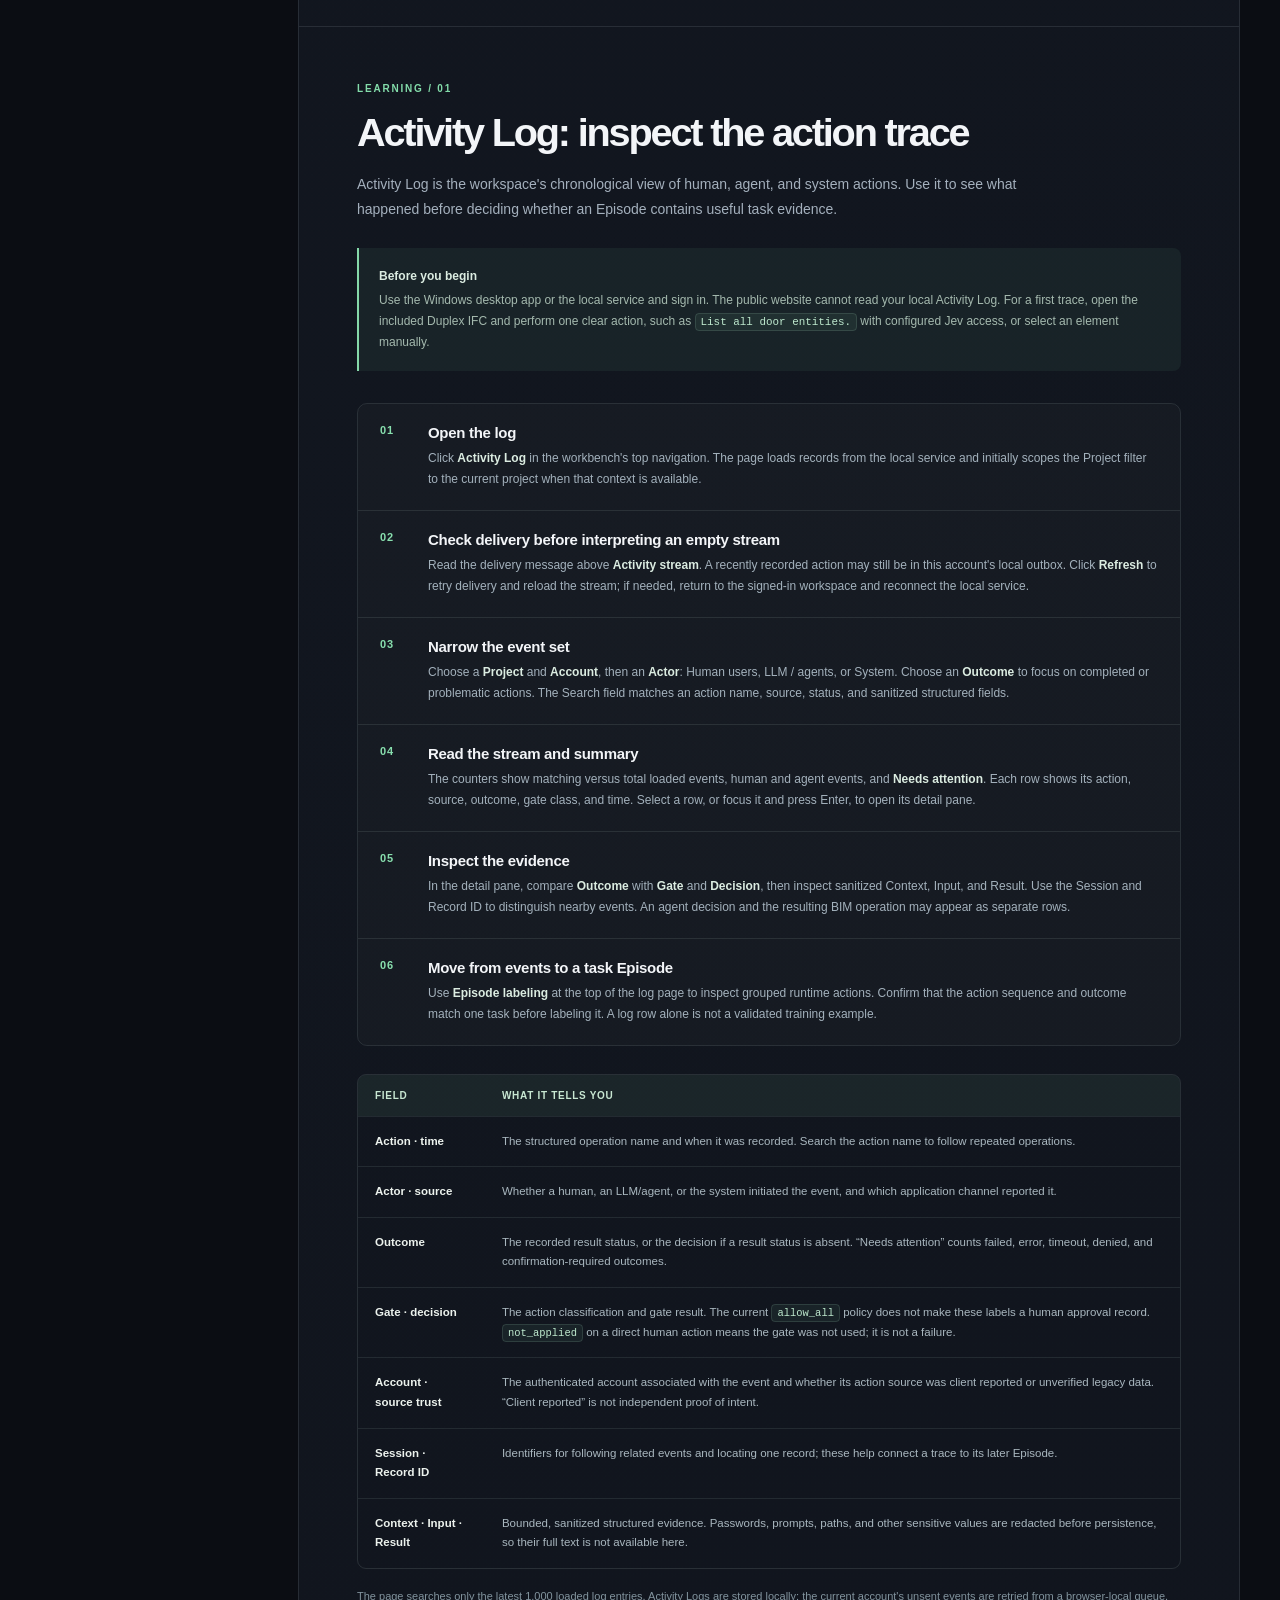
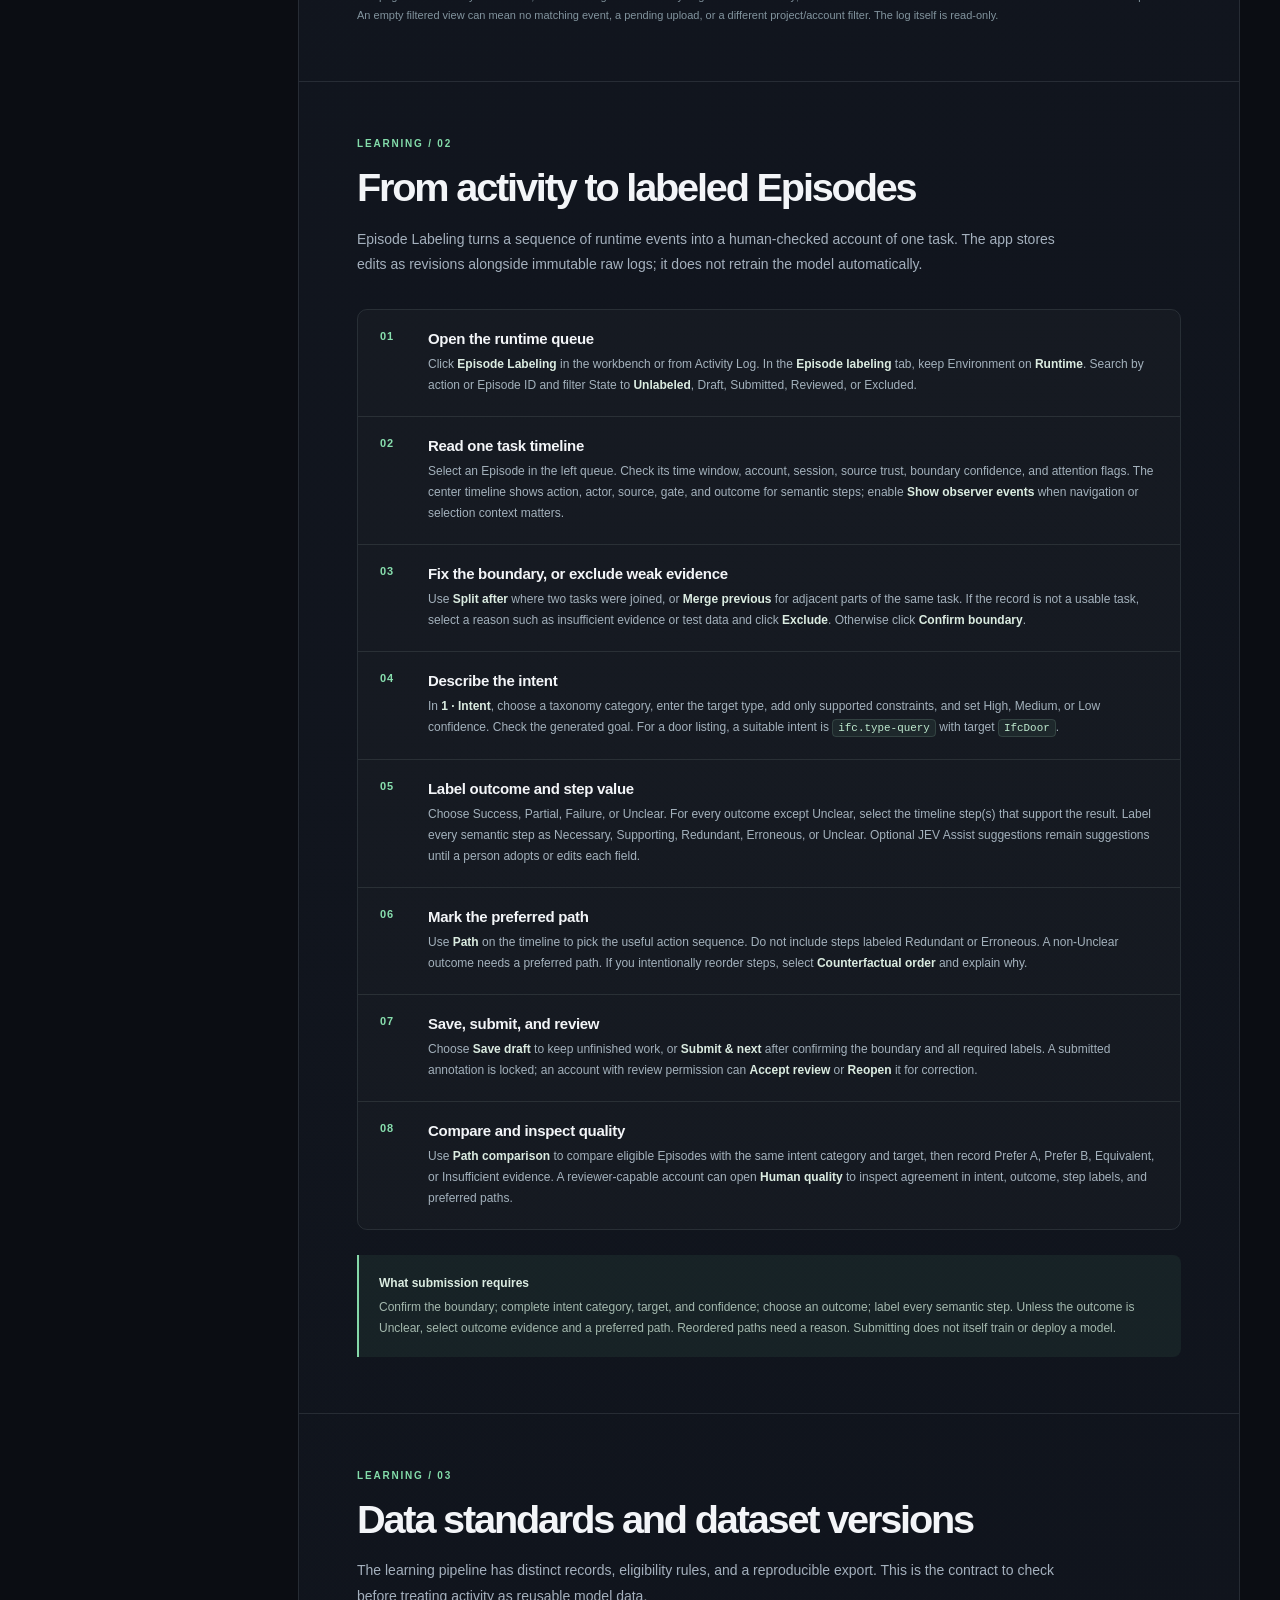
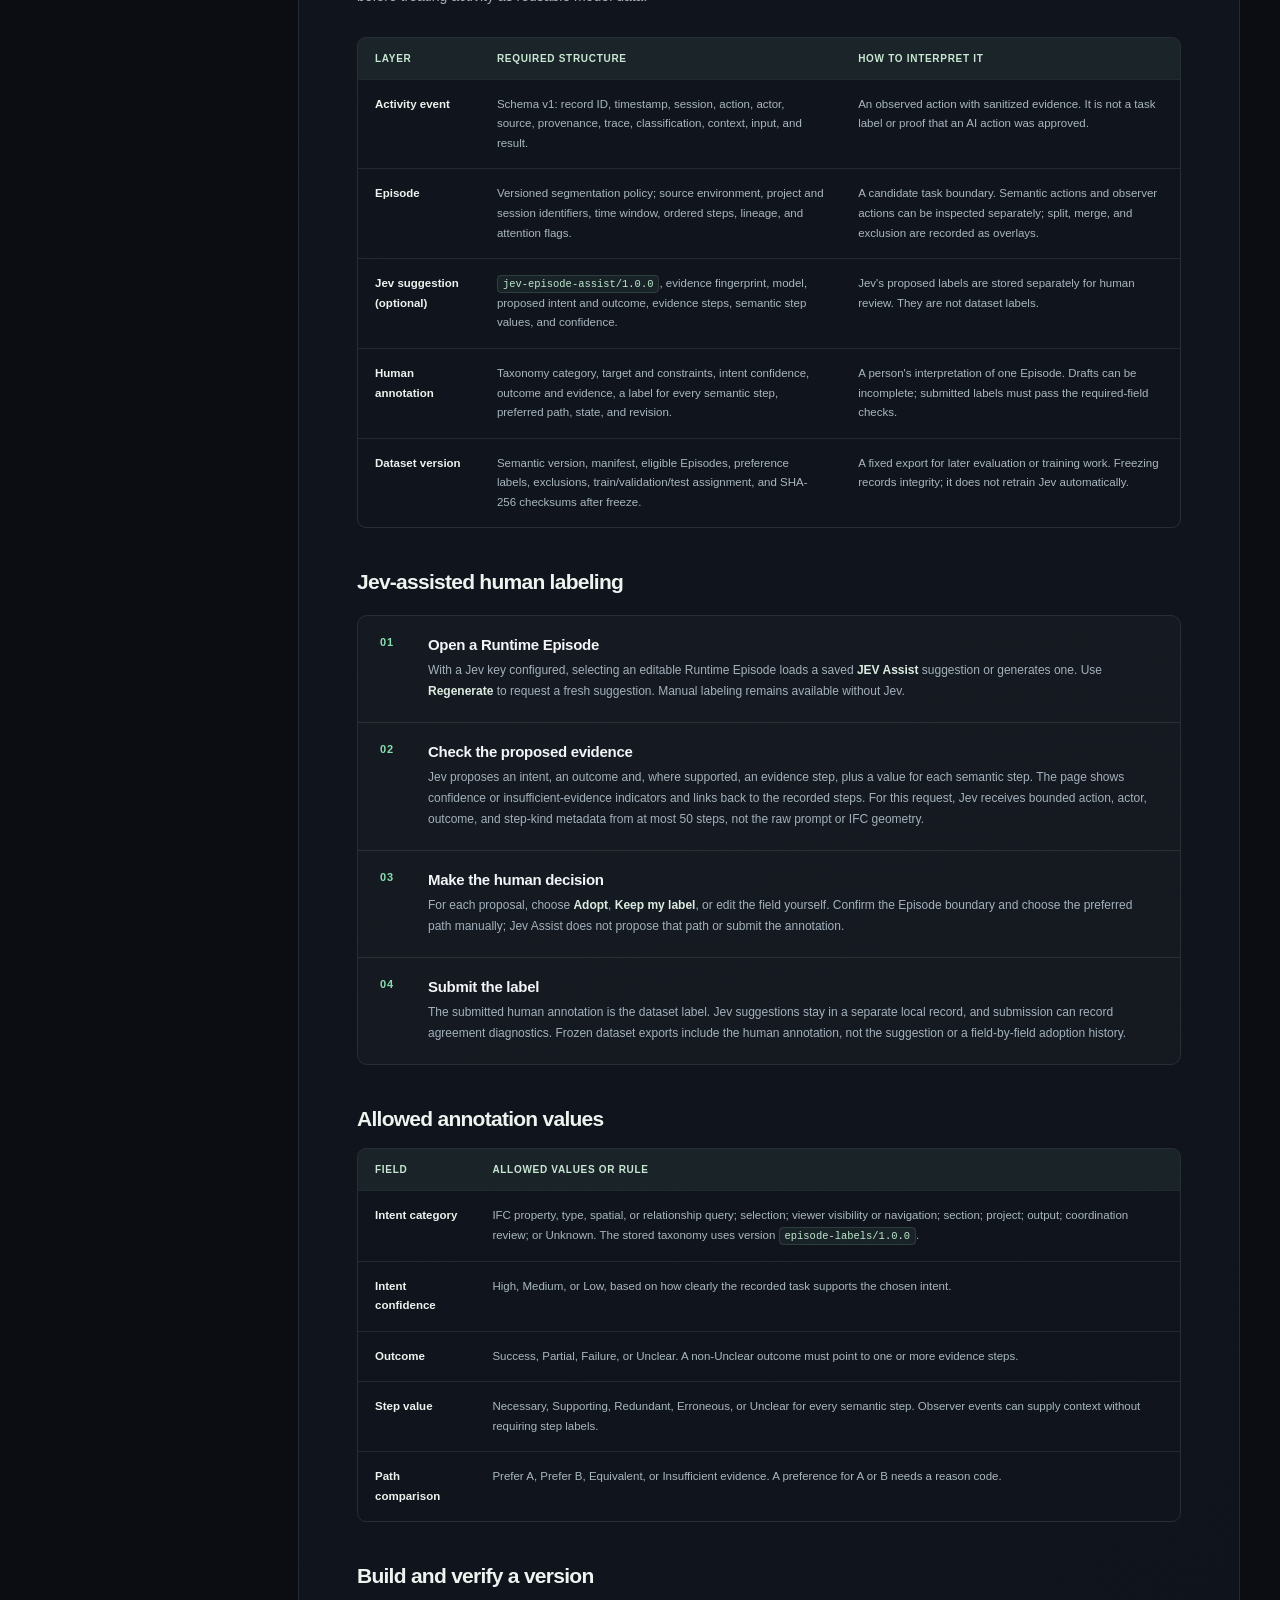
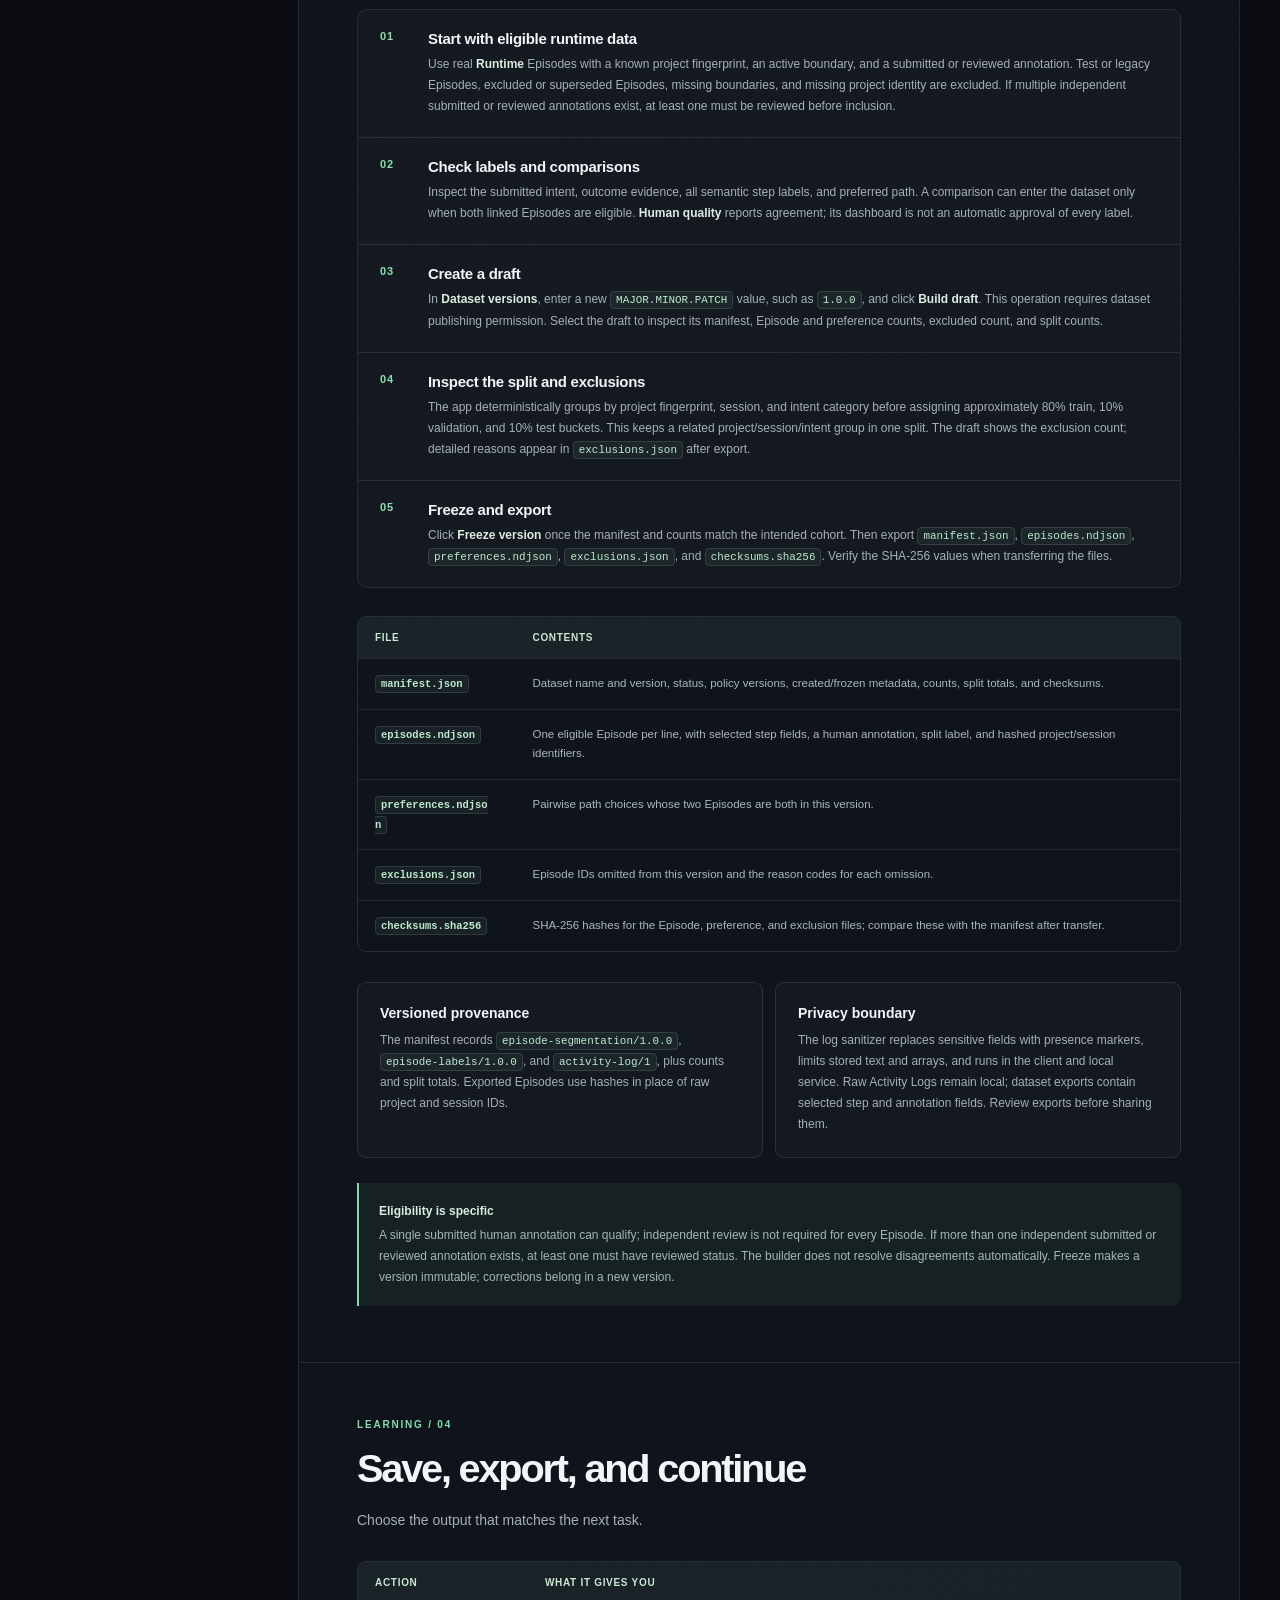
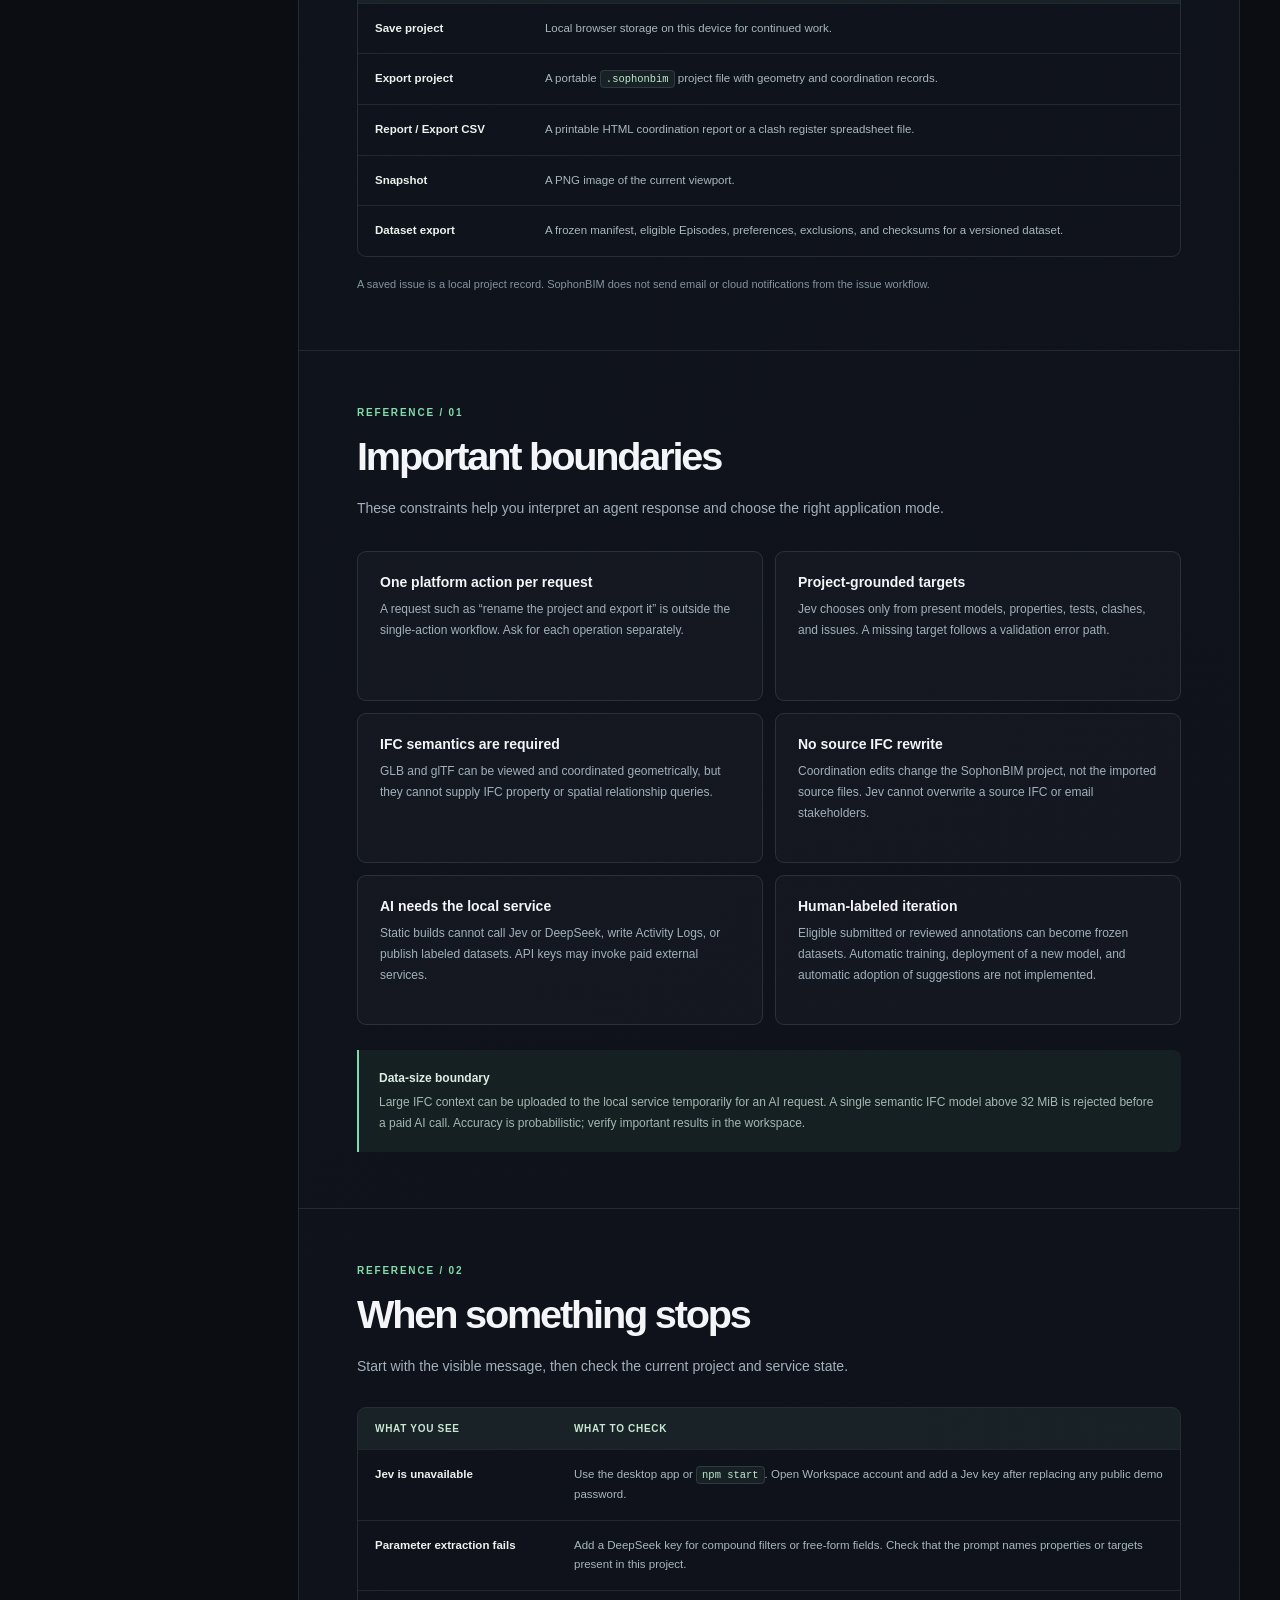
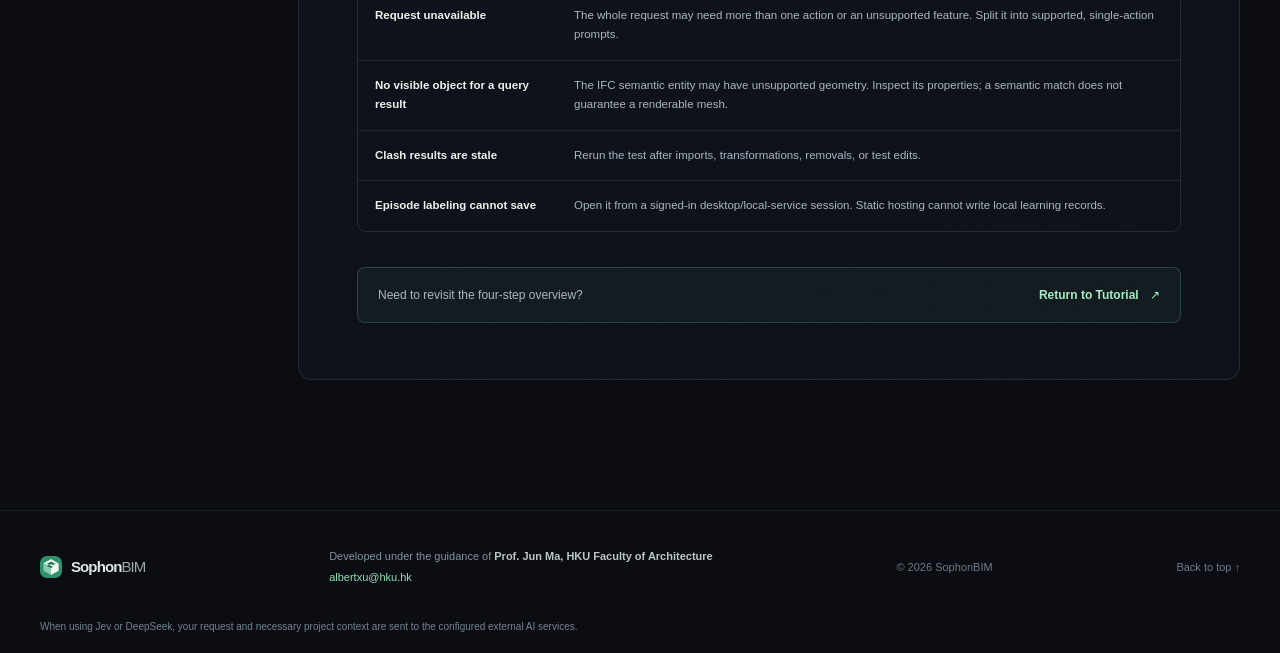
<file: docs.html>
<!doctype html>
<html lang="en">
<head>
  <meta charset="utf-8">
  <meta name="viewport" content="width=device-width, initial-scale=1">
  <meta name="theme-color" content="#0b0d13">
  <meta name="description" content="SophonBIM documentation: step-by-step desktop workflows, Activity Log, Jev and DeepSeek, Episode labeling, and versioned learning-data standards.">
  <title>Documentation — SophonBIM</title>
  <link rel="icon" type="image/svg+xml" href="assets/mark.svg">
  <link rel="stylesheet" href="styles.css">
  <link rel="stylesheet" href="docs.css">
  <script type="module" src="docs.js"></script>
</head>
<body>
  <a class="skip-link" href="#docs-main">Skip to documentation</a>
  <div class="page-glow" aria-hidden="true"></div>
  <header class="site-header">
    <div class="container header-inner">
      <a class="brand" href="index.html#intro" aria-label="SophonBIM home"><img src="assets/mark.svg" width="28" height="28" alt=""><span>Sophon<span>BIM</span></span></a>
      <nav class="main-nav" aria-label="Main navigation"><a href="index.html#intro">Intro</a><a href="index.html#tutorial">Tutorial</a><a href="docs.html" aria-current="page">Docs</a><a href="index.html#download">Download</a></nav>
      <a class="header-action" href="index.html#download">Desktop release status <span aria-hidden="true">↗</span></a>
    </div>
  </header>

  <main id="docs-main">
    <section class="docs-hero container" aria-labelledby="docs-title">
      <p class="eyebrow"><span class="signal" aria-hidden="true"></span> SOPHONBIM / DOCUMENTATION</p>
      <h1 id="docs-title">Learn the workspace.<br><span>Understand the agent.</span></h1>
      <p>Step-by-step instructions for the desktop app, including Activity Log inspection, Jev + DeepSeek actions, and the standards behind reusable learning data.</p>
      <div class="docs-search-wrap">
        <label for="docs-search">Search this guide</label>
        <div class="docs-search-box"><span aria-hidden="true">⌕</span><input id="docs-search" type="search" placeholder="Try “Activity Log”, “evidence”, or “dataset”" autocomplete="off"><kbd>/</kbd></div>
        <div class="docs-search-results" id="docs-search-results" role="status" aria-live="polite" hidden></div>
      </div>
    </section>

    <section class="docs-hub container" aria-labelledby="docs-hub-title">
      <div class="docs-hub-heading"><p class="section-label"><span>01</span> / GUIDE MAP</p><h2 id="docs-hub-title">Choose a path.</h2></div>
      <div class="docs-category-grid">
        <a href="#start"><span>01 / GET STARTED</span><h3>Set up and navigate</h3><p>Launch the app, import models, inspect elements, and run the first coordination test.</p><b aria-hidden="true">↗</b></a>
        <a href="#jev"><span>02 / AI OPERATIONS</span><h3>Jev + DeepSeek</h3><p>Understand the decision pipeline, supported actions, exact prompt examples, and limits.</p><b aria-hidden="true">↗</b></a>
        <a href="#activity-log"><span>03 / LEARNING DATA</span><h3>Trace, label, version</h3><p>Inspect Activity Log events, label Episodes, and apply the dataset standard.</p><b aria-hidden="true">↗</b></a>
      </div>
      <div class="docs-start-here"><strong>Start here</strong><a href="#start">Set up the workspace <span>→</span></a><a href="#activity-log">Inspect Activity Log <span>→</span></a><a href="#data-standards">Check data standards <span>→</span></a></div>
    </section>

    <div class="docs-layout container">
      <aside class="docs-sidebar" aria-label="Documentation contents">
        <div class="docs-sidebar-title">ON THIS PAGE</div>
        <nav>
          <span>FOUNDATIONS</span>
          <a href="#start">Quick start</a>
          <a href="#workspace">Workspace and models</a>
          <a href="#coordination">Coordination workflow</a>
          <span>AI AGENT</span>
          <a href="#jev">How Jev + DeepSeek work</a>
          <a href="#capabilities">Current capability map</a>
          <a href="#recipes">Prompt examples</a>
          <span>LEARNING AND SUPPORT</span>
          <a href="#activity-log">Activity Log walkthrough</a>
          <a href="#learning">Episode and dataset flow</a>
          <a href="#data-standards">Data standards and quality</a>
          <a href="#exports">Save and export</a>
          <a href="#limits">Important boundaries</a>
          <a href="#troubleshooting">Troubleshooting</a>
        </nav>
      </aside>

      <div class="docs-content">
        <section class="doc-section" id="start">
          <div class="doc-heading"><span>FOUNDATIONS / 01</span><h2>Quick start</h2><p>Use the Windows desktop app for Jev, local logs, Episode labeling, and datasets. The static website is a guide and download entry point.</p></div>
          <ol class="doc-steps">
            <li><b>01</b><div><h3>Launch and sign in</h3><p>Open the Windows x64 app and sign in with a local workspace account. If an account still uses a public demo password, change it to a private password before adding AI keys.</p></div></li>
            <li><b>02</b><div><h3>Configure AI access</h3><p>Open <strong>Workspace account</strong> from the account avatar. Add the Jev key for tool decisions; add the DeepSeek key for parameter extraction and explanations of unsupported requests. Keys are encrypted per account in local runtime data.</p></div></li>
            <li><b>03</b><div><h3>Load a semantic IFC model</h3><p>Use the included Duplex IFC or choose <strong>Append model</strong>. For AI property questions, use IFC: GLB and glTF provide geometry and metadata, but do not become full IFC semantic models.</p></div></li>
            <li><b>04</b><div><h3>Make a first request</h3><p>In the Jev prompt at the bottom of the workbench, enter <code>List all door entities.</code> Press Enter. Check the returned list and select a result to show it in the model when a visible mesh exists.</p></div></li>
          </ol>
          <p class="doc-small-note">The included Duplex IFC is SophonBIM's default model. The file comes from <a href="https://github.com/ThatOpen/engine_web-ifc/blob/main/tests/ifcfiles/public/duplex.ifc" target="_blank" rel="noopener noreferrer">That Open Company's public web-ifc regression fixture ↗</a>, distributed under MPL-2.0.</p>
          <div class="doc-callout"><strong>Keyboard tip</strong><p>Enter sends the prompt. Shift+Enter adds a line break. A specific action and a named target are easier to validate than a long multi-part command.</p></div>
        </section>

        <section class="doc-section" id="workspace">
          <div class="doc-heading"><span>FOUNDATIONS / 02</span><h2>Workspace and models</h2><p>The tree, 3D viewport, inspector, and ribbon work together. Jev uses this current project state rather than a hidden sample model.</p></div>
          <div class="doc-grid-two">
            <div class="doc-mini-card"><h3>Import and select</h3><p>Choose <strong>Append model</strong> for IFC, GLB, or glTF. Select in the tree or viewport; Ctrl-click extends the selection. For external-buffer glTF, add its <code>.gltf</code> and referenced <code>.bin</code> files together.</p></div>
            <div class="doc-mini-card"><h3>Inspect in 3D</h3><p>Use <strong>Section box</strong> for clipping and <strong>Measure</strong> for two surface points. Double-click an object to focus it. The inspector shows identity and properties for selected elements.</p></div>
          </div>
          <div class="doc-table-wrap"><table class="doc-table"><caption>Common controls</caption><thead><tr><th>Input</th><th>Action</th></tr></thead><tbody><tr><td>Drag / right-drag</td><td>Orbit / pan</td></tr><tr><td>Wheel or pinch</td><td>Zoom</td></tr><tr><td>Click / Ctrl-click</td><td>Select / extend selection</td></tr><tr><td>F / B / M</td><td>Fit all / section box / measure</td></tr><tr><td>Ctrl+Z / Ctrl+Shift+Z</td><td>Undo / redo</td></tr><tr><td>Ctrl+S</td><td>Save the project locally</td></tr></tbody></table></div>
        </section>

        <section class="doc-section" id="coordination">
          <div class="doc-heading"><span>FOUNDATIONS / 03</span><h2>Coordinate a project</h2><p>The manual workflow remains available whether or not AI keys are configured.</p></div>
          <ol class="doc-steps">
            <li><b>01</b><div><h3>Create a test</h3><p>Open <strong>Coordination → New test</strong>. Select two model, selection-set, or all-element scopes. Choose <strong>Hard</strong> for contact/intersection or <strong>Clearance</strong> for a threshold in millimetres.</p></div></li>
            <li><b>02</b><div><h3>Run and inspect</h3><p>Choose <strong>Run test</strong>. Select a clash row and double-click to focus the pair. Use the status control to mark review progress, or create an issue linked to that result.</p></div></li>
            <li><b>03</b><div><h3>Capture and deliver</h3><p>Save a viewpoint with the current camera and visibility. In <strong>Output</strong>, export the coordination report, clash CSV, viewport snapshot, or portable project file.</p></div></li>
          </ol>
          <div class="doc-callout"><strong>After model changes</strong><p>Imported or transformed geometry and edited tests can mark clash results stale. Rerun the test before treating those results as current.</p></div>
        </section>

        <section class="doc-section" id="jev">
          <div class="doc-heading"><span>AI AGENT / 01</span><h2>How Jev + DeepSeek work</h2><p>The composite agent has a decision stage and, when needed, a parameter stage. Both operate within SophonBIM's actual tool and project context.</p></div>
          <div class="agent-pipeline" aria-label="Agent workflow"><div><b>01</b><strong>Your request</strong><small>Plain English in the Jev prompt</small></div><span>→</span><div><b>02</b><strong>Jev decision</strong><small>One available platform action</small></div><span>→</span><div><b>03</b><strong>DeepSeek if needed</strong><small>Parameter extraction or unsupported-request explanation</small></div><span>→</span><div><b>04</b><strong>Local validation</strong><small>Target, value, and action checks</small></div><span>→</span><div><b>05</b><strong>BIM result</strong><small>Action trace and visible output</small></div></div>
          <div class="doc-grid-two">
            <div class="doc-mini-card"><h3>What Jev decides</h3><p>Jev chooses one bounded action from the current catalog, then resolves model, element, clash, or issue targets from the open project. It can choose <strong>Not currently supported</strong> when no single action covers the whole request.</p></div>
            <div class="doc-mini-card"><h3>When DeepSeek joins</h3><p>DeepSeek extracts missing free-form parameters for compound filters, names, descriptions, or issue edits. It may also briefly explain an unsupported request, without executing an action. Structured extraction follows a request-specific JSON schema with a 20-second timeout; extracted values are validated locally before execution.</p></div>
          </div>
          <div class="doc-callout"><strong>What the trace means</strong><p>Completed Jev decisions appear as the workflow runs. A parameter card appears after validated DeepSeek extraction. An invalid or timed-out plan does not mutate the project. Tool classes exist, but the current Action Gate policy is <code>allow_all</code>; the class labels are not a human approval gate.</p></div>
        </section>

        <section class="doc-section" id="capabilities">
          <div class="doc-heading"><span>AI AGENT / 02</span><h2>Current capability map</h2><p>These are families of actions in the implemented catalog. The exact candidate targets depend on the active project and the semantic properties present in its IFC models.</p></div>
          <div class="doc-table-wrap"><table class="doc-table capability-table"><caption>Jev actions by task</caption><thead><tr><th>Area</th><th>What you can ask</th><th>Conditions</th></tr></thead><tbody>
            <tr><td>IFC discovery</td><td>List entity types and elements; inspect one entity; query a property, spatial contents, wall openings, or space boundaries; select query results; count by type or floor.</td><td>Requires a semantic IFC model and relevant properties.</td></tr>
            <tr><td>Compound IFC queries</td><td>Use multiple AND filters, value lists, numeric ranges, exclusions, aliases, and unit conversion. Select elements by type, one property, or bounded composite properties.</td><td>DeepSeek extracts missing parameters. Named recipes are offered only when the model has their required properties.</td></tr>
            <tr><td>Viewer and project</td><td>Fit, focus, change standard view or projection; grid, X-ray, visibility, section box; selection sets, viewpoints, colors, undo/redo, rename and save.</td><td>Selection-dependent actions require a valid current selection.</td></tr>
            <tr><td>Clash coordination</td><td>Create, edit, and run hard or clearance tests; list, summarize, focus, or review current results.</td><td>Scopes and result IDs must exist in the current project.</td></tr>
            <tr><td>Issues</td><td>Create from a selection or clash; list and summarize; change status, priority, title, description, assignee, due date, or add a review comment.</td><td>The referenced selection, clash, or issue must exist.</td></tr>
            <tr><td>Output</td><td>Export IFC result CSV, clash CSV, HTML report, PNG snapshot, or portable project.</td><td>Some exports need existing results; files are downloaded locally.</td></tr>
          </tbody></table></div>
          <p class="doc-small-note">A composite IFC query combines property filters inside one action; it is not an arbitrary multi-step agent plan. Jev/DeepSeek actions require the desktop app or <code>npm start</code> local service. The standalone HTML and static Pages build do not have the AI endpoint.</p>
        </section>

        <section class="doc-section" id="recipes">
          <div class="doc-heading"><span>AI AGENT / 03</span><h2>Prompts you can try</h2><p>Use these as one-action examples. Replace names and IDs with those shown in your own project.</p></div>
          <div class="prompt-recipes">
            <div><span>IFC / JEV</span><code>List all door entities.</code><p>Lists semantic doors in the selected IFC model.</p></div>
            <div><span>COMPOUND QUERY / JEV + DEEPSEEK</span><code>Find the doors marked A101, A102, or B101.</code><p>Extracts a value list and checks it against IFC properties. This example is available in the bundled Duplex IFC.</p></div>
            <div><span>RANGE + UNITS / JEV + DEEPSEEK</span><code>Find second-floor casement windows between 800 and 900 millimetres wide.</code><p>Extracts floor, family, and width range, then normalizes units. The required property fields must exist in the active model.</p></div>
            <div><span>COORDINATION / JEV + DEEPSEEK</span><code>Create MEP clearance between Structure.ifc and MEP.ifc at 50 mm and run it.</code><p>Creates and runs one test when those two models are in the current project.</p></div>
            <div><span>ISSUES / JEV + DEEPSEEK</span><code>Create an issue for clash result 2 titled Resolve kitchen door clearance. Description: Check the wall and door clearance.</code><p>First create and run a clash test in your project. Use this prompt only if that test actually produces result 2; the fresh default project has no clash results. Extracted issue text is validated before creation.</p></div>
            <div><span>SUMMARIES / JEV</span><code>Count issues by status.</code><p>Summarizes current project issues by their actual statuses.</p></div>
          </div>
          <div class="doc-callout"><strong>Prompt pattern</strong><p>Name one action, the target, and any needed values. First create and run a test named <strong>Duplex clearance test</strong>; if it produces result 2, you can ask <code>Show clash result 2 from the Duplex clearance test.</code> Then issue a separate request to change its status.</p></div>
        </section>

        <section class="doc-section" id="activity-log">
          <div class="doc-heading"><span>LEARNING / 01</span><h2>Activity Log: inspect the action trace</h2><p>Activity Log is the workspace's chronological view of human, agent, and system actions. Use it to see what happened before deciding whether an Episode contains useful task evidence.</p></div>
          <div class="doc-callout"><strong>Before you begin</strong><p>Use the Windows desktop app or the local service and sign in. The public website cannot read your local Activity Log. For a first trace, open the included Duplex IFC and perform one clear action, such as <code>List all door entities.</code> with configured Jev access, or select an element manually.</p></div>
          <ol class="doc-steps">
            <li><b>01</b><div><h3>Open the log</h3><p>Click <strong>Activity Log</strong> in the workbench's top navigation. The page loads records from the local service and initially scopes the Project filter to the current project when that context is available.</p></div></li>
            <li><b>02</b><div><h3>Check delivery before interpreting an empty stream</h3><p>Read the delivery message above <strong>Activity stream</strong>. A recently recorded action may still be in this account's local outbox. Click <strong>Refresh</strong> to retry delivery and reload the stream; if needed, return to the signed-in workspace and reconnect the local service.</p></div></li>
            <li><b>03</b><div><h3>Narrow the event set</h3><p>Choose a <strong>Project</strong> and <strong>Account</strong>, then an <strong>Actor</strong>: Human users, LLM / agents, or System. Choose an <strong>Outcome</strong> to focus on completed or problematic actions. The Search field matches an action name, source, status, and sanitized structured fields.</p></div></li>
            <li><b>04</b><div><h3>Read the stream and summary</h3><p>The counters show matching versus total loaded events, human and agent events, and <strong>Needs attention</strong>. Each row shows its action, source, outcome, gate class, and time. Select a row, or focus it and press Enter, to open its detail pane.</p></div></li>
            <li><b>05</b><div><h3>Inspect the evidence</h3><p>In the detail pane, compare <strong>Outcome</strong> with <strong>Gate</strong> and <strong>Decision</strong>, then inspect sanitized Context, Input, and Result. Use the Session and Record ID to distinguish nearby events. An agent decision and the resulting BIM operation may appear as separate rows.</p></div></li>
            <li><b>06</b><div><h3>Move from events to a task Episode</h3><p>Use <strong>Episode labeling</strong> at the top of the log page to inspect grouped runtime actions. Confirm that the action sequence and outcome match one task before labeling it. A log row alone is not a validated training example.</p></div></li>
          </ol>
          <div class="doc-table-wrap"><table class="doc-table"><caption>How to interpret Activity Log fields</caption><thead><tr><th>Field</th><th>What it tells you</th></tr></thead><tbody>
            <tr><td>Action · time</td><td>The structured operation name and when it was recorded. Search the action name to follow repeated operations.</td></tr>
            <tr><td>Actor · source</td><td>Whether a human, an LLM/agent, or the system initiated the event, and which application channel reported it.</td></tr>
            <tr><td>Outcome</td><td>The recorded result status, or the decision if a result status is absent. “Needs attention” counts failed, error, timeout, denied, and confirmation-required outcomes.</td></tr>
            <tr><td>Gate · decision</td><td>The action classification and gate result. The current <code>allow_all</code> policy does not make these labels a human approval record. <code>not_applied</code> on a direct human action means the gate was not used; it is not a failure.</td></tr>
            <tr><td>Account · source trust</td><td>The authenticated account associated with the event and whether its action source was client reported or unverified legacy data. “Client reported” is not independent proof of intent.</td></tr>
            <tr><td>Session · Record ID</td><td>Identifiers for following related events and locating one record; these help connect a trace to its later Episode.</td></tr>
            <tr><td>Context · Input · Result</td><td>Bounded, sanitized structured evidence. Passwords, prompts, paths, and other sensitive values are redacted before persistence, so their full text is not available here.</td></tr>
          </tbody></table></div>
          <p class="doc-small-note">The page searches only the latest 1,000 loaded log entries. Activity Logs are stored locally; the current account's unsent events are retried from a browser-local queue. An empty filtered view can mean no matching event, a pending upload, or a different project/account filter. The log itself is read-only.</p>
        </section>

        <section class="doc-section" id="learning">
          <div class="doc-heading"><span>LEARNING / 02</span><h2>From activity to labeled Episodes</h2><p>Episode Labeling turns a sequence of runtime events into a human-checked account of one task. The app stores edits as revisions alongside immutable raw logs; it does not retrain the model automatically.</p></div>
          <ol class="doc-steps">
            <li><b>01</b><div><h3>Open the runtime queue</h3><p>Click <strong>Episode Labeling</strong> in the workbench or from Activity Log. In the <strong>Episode labeling</strong> tab, keep Environment on <strong>Runtime</strong>. Search by action or Episode ID and filter State to <strong>Unlabeled</strong>, Draft, Submitted, Reviewed, or Excluded.</p></div></li>
            <li><b>02</b><div><h3>Read one task timeline</h3><p>Select an Episode in the left queue. Check its time window, account, session, source trust, boundary confidence, and attention flags. The center timeline shows action, actor, source, gate, and outcome for semantic steps; enable <strong>Show observer events</strong> when navigation or selection context matters.</p></div></li>
            <li><b>03</b><div><h3>Fix the boundary, or exclude weak evidence</h3><p>Use <strong>Split after</strong> where two tasks were joined, or <strong>Merge previous</strong> for adjacent parts of the same task. If the record is not a usable task, select a reason such as insufficient evidence or test data and click <strong>Exclude</strong>. Otherwise click <strong>Confirm boundary</strong>.</p></div></li>
            <li><b>04</b><div><h3>Describe the intent</h3><p>In <strong>1 · Intent</strong>, choose a taxonomy category, enter the target type, add only supported constraints, and set High, Medium, or Low confidence. Check the generated goal. For a door listing, a suitable intent is <code>ifc.type-query</code> with target <code>IfcDoor</code>.</p></div></li>
            <li><b>05</b><div><h3>Label outcome and step value</h3><p>Choose Success, Partial, Failure, or Unclear. For every outcome except Unclear, select the timeline step(s) that support the result. Label every semantic step as Necessary, Supporting, Redundant, Erroneous, or Unclear. Optional JEV Assist suggestions remain suggestions until a person adopts or edits each field.</p></div></li>
            <li><b>06</b><div><h3>Mark the preferred path</h3><p>Use <strong>Path</strong> on the timeline to pick the useful action sequence. Do not include steps labeled Redundant or Erroneous. A non-Unclear outcome needs a preferred path. If you intentionally reorder steps, select <strong>Counterfactual order</strong> and explain why.</p></div></li>
            <li><b>07</b><div><h3>Save, submit, and review</h3><p>Choose <strong>Save draft</strong> to keep unfinished work, or <strong>Submit &amp; next</strong> after confirming the boundary and all required labels. A submitted annotation is locked; an account with review permission can <strong>Accept review</strong> or <strong>Reopen</strong> it for correction.</p></div></li>
            <li><b>08</b><div><h3>Compare and inspect quality</h3><p>Use <strong>Path comparison</strong> to compare eligible Episodes with the same intent category and target, then record Prefer A, Prefer B, Equivalent, or Insufficient evidence. A reviewer-capable account can open <strong>Human quality</strong> to inspect agreement in intent, outcome, step labels, and preferred paths.</p></div></li>
          </ol>
          <div class="doc-callout"><strong>What submission requires</strong><p>Confirm the boundary; complete intent category, target, and confidence; choose an outcome; label every semantic step. Unless the outcome is Unclear, select outcome evidence and a preferred path. Reordered paths need a reason. Submitting does not itself train or deploy a model.</p></div>
        </section>

        <section class="doc-section" id="data-standards">
          <div class="doc-heading"><span>LEARNING / 03</span><h2>Data standards and dataset versions</h2><p>The learning pipeline has distinct records, eligibility rules, and a reproducible export. This is the contract to check before treating activity as reusable model data.</p></div>
          <div class="doc-table-wrap"><table class="doc-table"><caption>Data layers and their purpose</caption><thead><tr><th>Layer</th><th>Required structure</th><th>How to interpret it</th></tr></thead><tbody>
            <tr><td>Activity event</td><td>Schema v1: record ID, timestamp, session, action, actor, source, provenance, trace, classification, context, input, and result.</td><td>An observed action with sanitized evidence. It is not a task label or proof that an AI action was approved.</td></tr>
            <tr><td>Episode</td><td>Versioned segmentation policy; source environment, project and session identifiers, time window, ordered steps, lineage, and attention flags.</td><td>A candidate task boundary. Semantic actions and observer actions can be inspected separately; split, merge, and exclusion are recorded as overlays.</td></tr>
            <tr><td>Jev suggestion (optional)</td><td><code>jev-episode-assist/1.0.0</code>, evidence fingerprint, model, proposed intent and outcome, evidence steps, semantic step values, and confidence.</td><td>Jev's proposed labels are stored separately for human review. They are not dataset labels.</td></tr>
            <tr><td>Human annotation</td><td>Taxonomy category, target and constraints, intent confidence, outcome and evidence, a label for every semantic step, preferred path, state, and revision.</td><td>A person's interpretation of one Episode. Drafts can be incomplete; submitted labels must pass the required-field checks.</td></tr>
            <tr><td>Dataset version</td><td>Semantic version, manifest, eligible Episodes, preference labels, exclusions, train/validation/test assignment, and SHA-256 checksums after freeze.</td><td>A fixed export for later evaluation or training work. Freezing records integrity; it does not retrain Jev automatically.</td></tr>
          </tbody></table></div>
          <h3 class="doc-subheading">Jev-assisted human labeling</h3>
          <ol class="doc-steps">
            <li><b>01</b><div><h3>Open a Runtime Episode</h3><p>With a Jev key configured, selecting an editable Runtime Episode loads a saved <strong>JEV Assist</strong> suggestion or generates one. Use <strong>Regenerate</strong> to request a fresh suggestion. Manual labeling remains available without Jev.</p></div></li>
            <li><b>02</b><div><h3>Check the proposed evidence</h3><p>Jev proposes an intent, an outcome and, where supported, an evidence step, plus a value for each semantic step. The page shows confidence or insufficient-evidence indicators and links back to the recorded steps. For this request, Jev receives bounded action, actor, outcome, and step-kind metadata from at most 50 steps, not the raw prompt or IFC geometry.</p></div></li>
            <li><b>03</b><div><h3>Make the human decision</h3><p>For each proposal, choose <strong>Adopt</strong>, <strong>Keep my label</strong>, or edit the field yourself. Confirm the Episode boundary and choose the preferred path manually; Jev Assist does not propose that path or submit the annotation.</p></div></li>
            <li><b>04</b><div><h3>Submit the label</h3><p>The submitted human annotation is the dataset label. Jev suggestions stay in a separate local record, and submission can record agreement diagnostics. Frozen dataset exports include the human annotation, not the suggestion or a field-by-field adoption history.</p></div></li>
          </ol>
          <h3 class="doc-subheading">Allowed annotation values</h3>
          <div class="doc-table-wrap"><table class="doc-table"><caption>Human labeling vocabulary</caption><thead><tr><th>Field</th><th>Allowed values or rule</th></tr></thead><tbody>
            <tr><td>Intent category</td><td>IFC property, type, spatial, or relationship query; selection; viewer visibility or navigation; section; project; output; coordination review; or Unknown. The stored taxonomy uses version <code>episode-labels/1.0.0</code>.</td></tr>
            <tr><td>Intent confidence</td><td>High, Medium, or Low, based on how clearly the recorded task supports the chosen intent.</td></tr>
            <tr><td>Outcome</td><td>Success, Partial, Failure, or Unclear. A non-Unclear outcome must point to one or more evidence steps.</td></tr>
            <tr><td>Step value</td><td>Necessary, Supporting, Redundant, Erroneous, or Unclear for every semantic step. Observer events can supply context without requiring step labels.</td></tr>
            <tr><td>Path comparison</td><td>Prefer A, Prefer B, Equivalent, or Insufficient evidence. A preference for A or B needs a reason code.</td></tr>
          </tbody></table></div>
          <h3 class="doc-subheading">Build and verify a version</h3>
          <ol class="doc-steps">
            <li><b>01</b><div><h3>Start with eligible runtime data</h3><p>Use real <strong>Runtime</strong> Episodes with a known project fingerprint, an active boundary, and a submitted or reviewed annotation. Test or legacy Episodes, excluded or superseded Episodes, missing boundaries, and missing project identity are excluded. If multiple independent submitted or reviewed annotations exist, at least one must be reviewed before inclusion.</p></div></li>
            <li><b>02</b><div><h3>Check labels and comparisons</h3><p>Inspect the submitted intent, outcome evidence, all semantic step labels, and preferred path. A comparison can enter the dataset only when both linked Episodes are eligible. <strong>Human quality</strong> reports agreement; its dashboard is not an automatic approval of every label.</p></div></li>
            <li><b>03</b><div><h3>Create a draft</h3><p>In <strong>Dataset versions</strong>, enter a new <code>MAJOR.MINOR.PATCH</code> value, such as <code>1.0.0</code>, and click <strong>Build draft</strong>. This operation requires dataset publishing permission. Select the draft to inspect its manifest, Episode and preference counts, excluded count, and split counts.</p></div></li>
            <li><b>04</b><div><h3>Inspect the split and exclusions</h3><p>The app deterministically groups by project fingerprint, session, and intent category before assigning approximately 80% train, 10% validation, and 10% test buckets. This keeps a related project/session/intent group in one split. The draft shows the exclusion count; detailed reasons appear in <code>exclusions.json</code> after export.</p></div></li>
            <li><b>05</b><div><h3>Freeze and export</h3><p>Click <strong>Freeze version</strong> once the manifest and counts match the intended cohort. Then export <code>manifest.json</code>, <code>episodes.ndjson</code>, <code>preferences.ndjson</code>, <code>exclusions.json</code>, and <code>checksums.sha256</code>. Verify the SHA-256 values when transferring the files.</p></div></li>
          </ol>
          <div class="doc-table-wrap"><table class="doc-table"><caption>Files in a frozen dataset version</caption><thead><tr><th>File</th><th>Contents</th></tr></thead><tbody>
            <tr><td><code>manifest.json</code></td><td>Dataset name and version, status, policy versions, created/frozen metadata, counts, split totals, and checksums.</td></tr>
            <tr><td><code>episodes.ndjson</code></td><td>One eligible Episode per line, with selected step fields, a human annotation, split label, and hashed project/session identifiers.</td></tr>
            <tr><td><code>preferences.ndjson</code></td><td>Pairwise path choices whose two Episodes are both in this version.</td></tr>
            <tr><td><code>exclusions.json</code></td><td>Episode IDs omitted from this version and the reason codes for each omission.</td></tr>
            <tr><td><code>checksums.sha256</code></td><td>SHA-256 hashes for the Episode, preference, and exclusion files; compare these with the manifest after transfer.</td></tr>
          </tbody></table></div>
          <div class="doc-grid-two">
            <div class="doc-mini-card"><h3>Versioned provenance</h3><p>The manifest records <code>episode-segmentation/1.0.0</code>, <code>episode-labels/1.0.0</code>, and <code>activity-log/1</code>, plus counts and split totals. Exported Episodes use hashes in place of raw project and session IDs.</p></div>
            <div class="doc-mini-card"><h3>Privacy boundary</h3><p>The log sanitizer replaces sensitive fields with presence markers, limits stored text and arrays, and runs in the client and local service. Raw Activity Logs remain local; dataset exports contain selected step and annotation fields. Review exports before sharing them.</p></div>
          </div>
          <div class="doc-callout"><strong>Eligibility is specific</strong><p>A single submitted human annotation can qualify; independent review is not required for every Episode. If more than one independent submitted or reviewed annotation exists, at least one must have reviewed status. The builder does not resolve disagreements automatically. Freeze makes a version immutable; corrections belong in a new version.</p></div>
        </section>

        <section class="doc-section" id="exports">
          <div class="doc-heading"><span>LEARNING / 04</span><h2>Save, export, and continue</h2><p>Choose the output that matches the next task.</p></div>
          <div class="doc-table-wrap"><table class="doc-table"><caption>Output choices</caption><thead><tr><th>Action</th><th>What it gives you</th></tr></thead><tbody><tr><td>Save project</td><td>Local browser storage on this device for continued work.</td></tr><tr><td>Export project</td><td>A portable <code>.sophonbim</code> project file with geometry and coordination records.</td></tr><tr><td>Report / Export CSV</td><td>A printable HTML coordination report or a clash register spreadsheet file.</td></tr><tr><td>Snapshot</td><td>A PNG image of the current viewport.</td></tr><tr><td>Dataset export</td><td>A frozen manifest, eligible Episodes, preferences, exclusions, and checksums for a versioned dataset.</td></tr></tbody></table></div>
          <p class="doc-small-note">A saved issue is a local project record. SophonBIM does not send email or cloud notifications from the issue workflow.</p>
        </section>

        <section class="doc-section" id="limits">
          <div class="doc-heading"><span>REFERENCE / 01</span><h2>Important boundaries</h2><p>These constraints help you interpret an agent response and choose the right application mode.</p></div>
          <div class="doc-grid-two boundary-grid">
            <div class="doc-mini-card"><h3>One platform action per request</h3><p>A request such as “rename the project and export it” is outside the single-action workflow. Ask for each operation separately.</p></div>
            <div class="doc-mini-card"><h3>Project-grounded targets</h3><p>Jev chooses only from present models, properties, tests, clashes, and issues. A missing target follows a validation error path.</p></div>
            <div class="doc-mini-card"><h3>IFC semantics are required</h3><p>GLB and glTF can be viewed and coordinated geometrically, but they cannot supply IFC property or spatial relationship queries.</p></div>
            <div class="doc-mini-card"><h3>No source IFC rewrite</h3><p>Coordination edits change the SophonBIM project, not the imported source files. Jev cannot overwrite a source IFC or email stakeholders.</p></div>
            <div class="doc-mini-card"><h3>AI needs the local service</h3><p>Static builds cannot call Jev or DeepSeek, write Activity Logs, or publish labeled datasets. API keys may invoke paid external services.</p></div>
            <div class="doc-mini-card"><h3>Human-labeled iteration</h3><p>Eligible submitted or reviewed annotations can become frozen datasets. Automatic training, deployment of a new model, and automatic adoption of suggestions are not implemented.</p></div>
          </div>
          <div class="doc-callout"><strong>Data-size boundary</strong><p>Large IFC context can be uploaded to the local service temporarily for an AI request. A single semantic IFC model above 32 MiB is rejected before a paid AI call. Accuracy is probabilistic; verify important results in the workspace.</p></div>
        </section>

        <section class="doc-section" id="troubleshooting">
          <div class="doc-heading"><span>REFERENCE / 02</span><h2>When something stops</h2><p>Start with the visible message, then check the current project and service state.</p></div>
          <div class="doc-table-wrap"><table class="doc-table"><caption>Common issues</caption><thead><tr><th>What you see</th><th>What to check</th></tr></thead><tbody>
            <tr><td>Jev is unavailable</td><td>Use the desktop app or <code>npm start</code>. Open Workspace account and add a Jev key after replacing any public demo password.</td></tr>
            <tr><td>Parameter extraction fails</td><td>Add a DeepSeek key for compound filters or free-form fields. Check that the prompt names properties or targets present in this project.</td></tr>
            <tr><td>Request unavailable</td><td>The whole request may need more than one action or an unsupported feature. Split it into supported, single-action prompts.</td></tr>
            <tr><td>No visible object for a query result</td><td>The IFC semantic entity may have unsupported geometry. Inspect its properties; a semantic match does not guarantee a renderable mesh.</td></tr>
            <tr><td>Clash results are stale</td><td>Rerun the test after imports, transformations, removals, or test edits.</td></tr>
            <tr><td>Episode labeling cannot save</td><td>Open it from a signed-in desktop/local-service session. Static hosting cannot write local learning records.</td></tr>
          </tbody></table></div>
          <div class="docs-end-link"><p>Need to revisit the four-step overview?</p><a href="index.html#tutorial">Return to Tutorial <span aria-hidden="true">↗</span></a></div>
        </section>
      </div>
    </div>
  </main>

  <footer class="site-footer"><div class="container footer-inner"><a class="brand footer-brand" href="index.html#intro"><img src="assets/mark.svg" width="22" height="22" alt=""><span>Sophon<span>BIM</span></span></a><div class="footer-credit"><span>Developed under the guidance of <a class="footer-professor" href="https://www.arch.hku.hk/staff/upad/ma-jun/">Prof. Jun Ma, HKU Faculty of Architecture</a></span><a href="mailto:albertxu@hku.hk">albertxu@hku.hk</a></div><span>© 2026 SophonBIM</span><a href="#docs-main">Back to top ↑</a></div><p class="container footer-disclosure">When using Jev or DeepSeek, your request and necessary project context are sent to the configured external AI services.</p></footer>
</body>
</html>
</file>
<file: styles.css>
:root{color-scheme:dark;--bg:#0b0d13;--surface:#12151d;--surface-2:#171b25;--line:rgba(212,224,238,.11);--text:#f3f5f8;--muted:#a1a8b8;--soft:#788295;--green:#83dfad;--green-strong:#b2f1ce;font-family:Inter,"Segoe UI",Arial,sans-serif;font-synthesis:none;text-rendering:optimizeLegibility;-webkit-font-smoothing:antialiased}
*{box-sizing:border-box}
html{scroll-behavior:smooth}
body{margin:0;background:var(--bg);color:var(--text);min-width:320px;overflow-x:hidden}
a{color:inherit;text-decoration:none}
button,a{-webkit-tap-highlight-color:transparent}
a:focus-visible{outline:2px solid var(--green);outline-offset:4px;border-radius:4px}
img{max-width:100%}
.container{width:min(1200px,calc(100% - 64px));margin-inline:auto}
.skip-link{position:absolute;z-index:100;left:18px;top:-100px;padding:10px 14px;background:#fff;color:#0b0d13}
.skip-link:focus{top:14px}
.page-glow{position:absolute;inset:0 0 auto;width:100%;height:900px;background:radial-gradient(ellipse at 70% 10%,rgba(89,77,164,.16),transparent 43%),radial-gradient(ellipse at 20% 40%,rgba(35,118,92,.11),transparent 52%);pointer-events:none;z-index:0}
.site-header{position:sticky;top:0;z-index:20;height:72px;border-bottom:1px solid rgba(255,255,255,.075);background:rgba(11,13,19,.82);backdrop-filter:blur(20px)}
.header-inner{height:100%;display:flex;align-items:center;gap:30px}
.brand{display:inline-flex;align-items:center;gap:9px;font-size:19px;font-weight:750;letter-spacing:-.9px;white-space:nowrap}
.brand img{display:block;border-radius:7px}
.brand span span{font-weight:500;color:#c7d1db}
.main-nav{display:flex;gap:34px;align-items:center;margin-inline:auto;font-size:13px;color:#a4aabb}
.main-nav a{transition:color .2s ease}
.main-nav a:hover{color:#fff}
.header-action{font-size:12px;font-weight:650;padding:10px 14px;border:1px solid rgba(137,151,170,.22);background:rgba(255,255,255,.035);border-radius:8px;white-space:nowrap;transition:border-color .2s ease,background .2s ease}
.header-action:hover{border-color:rgba(131,223,173,.5);background:rgba(131,223,173,.08)}
.header-action span{margin-left:10px;color:var(--green)}
.section{position:relative;scroll-margin-top:72px}
.intro{padding:114px 0 0;isolation:isolate}
.intro:before{content:"";position:absolute;inset:0 0 auto;height:660px;z-index:-1;background-image:linear-gradient(rgba(111,137,150,.035) 1px,transparent 1px),linear-gradient(90deg,rgba(111,137,150,.035) 1px,transparent 1px);background-size:82px 82px;mask-image:linear-gradient(to bottom,black,transparent 85%)}
.intro-copy{text-align:center;max-width:850px;margin-inline:auto}
.eyebrow{margin:0 0 22px;font-size:11px;letter-spacing:2.7px;font-weight:700;color:#a6c5b7}
.signal{display:inline-block;width:6px;height:6px;border-radius:50%;background:#7de3a8;box-shadow:0 0 0 5px rgba(125,227,168,.12),0 0 18px rgba(125,227,168,.5);vertical-align:2px;margin-right:12px}
.intro h1{font-size:clamp(56px,7.2vw,104px);line-height:1.065;letter-spacing:-.075em;margin:0;font-weight:730}
.intro h1 span{background:linear-gradient(110deg,#f1f4f7 8%,#bed2d4 46%,#7edbab 86%);-webkit-background-clip:text;background-clip:text;color:transparent}
.intro-description{font-size:17px;line-height:1.9;color:#aab3c0;max-width:660px;margin:28px auto 0}
.intro-actions{display:flex;justify-content:center;gap:12px;margin-top:32px}
.button{min-height:47px;display:inline-flex;align-items:center;justify-content:center;gap:25px;padding:0 19px;border-radius:8px;font-weight:680;font-size:13px;transition:transform .2s ease,background .2s ease,border-color .2s ease,box-shadow .2s ease;white-space:nowrap}
.button:hover{transform:translateY(-2px)}
.button-primary{color:#102018;background:linear-gradient(180deg,#a0e8c0,#76d2a1);box-shadow:0 8px 28px rgba(76,174,122,.16)}
.button-primary:hover{background:linear-gradient(180deg,#b1f3cc,#87dcb0);box-shadow:0 11px 34px rgba(76,174,122,.22)}
.button-quiet{border:1px solid rgba(211,225,237,.16);background:rgba(255,255,255,.035);color:#dce5eb}
.button-quiet:hover{background:rgba(255,255,255,.07);border-color:rgba(211,225,237,.3)}
.product-stage{position:relative;margin:84px auto 0;width:min(1080px,100%)}
.stage-halo{position:absolute;z-index:-1;inset:-120px -80px -60px;background:radial-gradient(ellipse at 50% 55%,rgba(94,86,193,.27),transparent 54%),radial-gradient(ellipse at 55% 65%,rgba(48,160,116,.14),transparent 61%);filter:blur(12px)}
.window-frame{position:relative;border:1px solid rgba(224,232,243,.21);border-radius:14px;background:#151b24;box-shadow:0 40px 95px rgba(0,0,0,.55),0 0 0 8px rgba(255,255,255,.018);overflow:hidden;transform:perspective(1500px) rotateX(4deg);transform-origin:center top}
.window-caption{height:42px;padding:0 17px;display:flex;align-items:center;justify-content:space-between;border-bottom:1px solid rgba(224,232,243,.12);background:#151b24;color:#92a0ae;font-size:10px;font-weight:700;letter-spacing:1.7px}
.window-title{display:flex;align-items:center;gap:10px}
.window-dot{width:7px;height:7px;border-radius:50%;background:#73dc9f;box-shadow:0 0 13px #73dc9f}
.window-context{font-size:9px;color:#7d8a96;letter-spacing:1.5px}
.window-context span{color:#78dc9e;margin-left:5px}
.product-shot{display:block;width:100%;height:auto;aspect-ratio:16/10;object-fit:cover;object-position:center top}
.stage-tag{position:absolute;z-index:2;display:flex;align-items:center;gap:9px;padding:10px 13px;border:1px solid rgba(212,232,223,.21);border-radius:8px;background:rgba(22,30,37,.93);color:#dce7e1;font-size:11px;font-weight:650;box-shadow:0 18px 45px rgba(0,0,0,.35);backdrop-filter:blur(12px)}
.tag-left{left:-28px;top:24%}.tag-right{right:-23px;bottom:16%}.tag-led{width:6px;height:6px;background:#85dca8;border-radius:50%;box-shadow:0 0 12px #85dca8}.tag-right span{color:#82d8a6}
.intro-footnote{display:flex;justify-content:space-between;gap:20px;margin:32px auto 0;max-width:1080px;font-size:11px;font-weight:600;letter-spacing:.45px;color:#717d8e}
.tutorial{padding:154px 0 150px;background:linear-gradient(180deg,rgba(15,18,27,0),#10131b 22%,#10131b 82%,rgba(15,18,27,0))}
.section-heading{max-width:700px}
.section-label{display:flex;align-items:center;gap:10px;margin:0 0 20px;color:#8adbb0;font-size:11px;font-weight:800;letter-spacing:2px}
.section-label span{color:#788b9b}
.section-heading h2,.download-copy h2{font-size:clamp(40px,4.4vw,64px);line-height:1.15;letter-spacing:-.06em;font-weight:710;margin:0}
.section-heading>p:last-child,.download-copy>p:not(.section-label){color:#a0aaba;font-size:16px;line-height:1.8;max-width:610px;margin:21px 0 0}
.tutorial-grid{list-style:none;padding:0;margin:52px 0 0;display:grid;grid-template-columns:repeat(3,1fr);gap:14px}
.step-card{position:relative;display:flex;flex-direction:column;min-height:354px;padding:29px 28px 25px;border:1px solid var(--line);border-radius:12px;background:linear-gradient(150deg,rgba(35,42,56,.72),rgba(20,24,33,.88) 57%);overflow:hidden}
.step-card:before{content:"";position:absolute;right:-50px;top:-100px;width:230px;height:230px;background:radial-gradient(circle,rgba(127,195,157,.11),transparent 67%);pointer-events:none}
.step-card:nth-child(2):before{background:radial-gradient(circle,rgba(130,126,217,.14),transparent 67%)}
.step-card:nth-child(3):before{background:radial-gradient(circle,rgba(105,150,214,.14),transparent 67%)}
.step-top{display:flex;align-items:flex-start;justify-content:space-between;color:#8696a6}
.step-top>span{font-size:12px;font-weight:700;letter-spacing:1.6px;color:#95e0b7}
.step-top svg{width:42px;height:42px;fill:none;stroke:#87c5a7;stroke-width:1.25;stroke-linecap:round;stroke-linejoin:round}
.step-card:nth-child(2) .step-top svg{stroke:#a7a7e0}.step-card:nth-child(3) .step-top svg{stroke:#90b6d8}
.step-card h3{font-size:22px;letter-spacing:-.04em;margin:50px 0 11px}
.step-card p{color:#a3adbb;font-size:13px;line-height:1.85;margin:0}
.step-card strong{font-weight:700;color:#e4ebec}
.step-meta{display:block;margin-top:auto;padding-top:26px;color:#667485;font-size:10px;font-weight:750;letter-spacing:1.8px}
.download{padding:105px 0 160px}
.download-layout{display:grid;grid-template-columns:minmax(0,1fr) 460px;gap:95px;align-items:center}
.download-copy>p:not(.section-label){max-width:545px}
.download-points{list-style:none;padding:0;margin:28px 0 0;display:grid;gap:11px;color:#a5b2ba;font-size:13px}
.download-points li:before{content:"✓";color:#8fe0b4;font-weight:800;margin-right:11px}
.release-card{position:relative;border:1px solid rgba(200,221,218,.17);border-radius:16px;padding:27px;background:radial-gradient(circle at 15% 0%,rgba(87,117,116,.16),transparent 52%),linear-gradient(145deg,#1b222a,#11171e);box-shadow:0 30px 100px rgba(0,0,0,.28)}
.release-card:after{content:"";position:absolute;inset:-1px;border-radius:16px;pointer-events:none;background:linear-gradient(140deg,rgba(138,222,177,.22),transparent 36%);mask:linear-gradient(#fff 0 0) content-box,linear-gradient(#fff 0 0);mask-composite:exclude;padding:1px}
.release-card-top{display:flex;align-items:center;justify-content:space-between;gap:15px}
.release-label{font-size:10px;color:#8da7a2;font-weight:800;letter-spacing:2px}
.release-chip{border:1px solid rgba(142,222,175,.2);background:rgba(125,219,166,.07);border-radius:100px;padding:6px 9px;color:#9bd9b7;font-size:10px;font-weight:700}
.platform-row{display:flex;align-items:center;gap:15px;margin:38px 0 30px}
.windows-mark{width:52px;height:52px;display:grid;place-items:center;border:1px solid rgba(177,213,194,.2);border-radius:11px;background:rgba(129,207,160,.08);color:#9de7bc;flex:none}
.windows-mark svg{width:27px;height:27px;fill:currentColor}
.platform-row h3{margin:0 0 4px;font-size:18px;letter-spacing:-.035em}
.platform-row p{margin:0;color:#9ba8af;font-size:12px}
.release-divider{height:1px;background:var(--line)}
.release-details{display:grid;grid-template-columns:1fr 1fr;margin:23px 0 28px}
.release-details>div{display:grid;gap:7px}.release-details>div+div{border-left:1px solid var(--line);padding-left:25px}
.release-details span{font-size:10px;letter-spacing:1.5px;color:#758998;font-weight:750}.release-details strong{font-size:13px;font-weight:650;color:#e0e8e6}
.download-options{display:grid;gap:13px;margin-top:21px}
.download-option{border:1px solid rgba(207,228,220,.12);border-radius:11px;padding:17px;background:rgba(255,255,255,.025)}
.download-option-heading{display:flex;align-items:flex-start;justify-content:space-between;gap:12px;margin-bottom:15px}
.download-option-heading h4{margin:0 0 4px;color:#e7efeb;font-size:15px;letter-spacing:-.025em}
.download-option-heading p{margin:0;color:#93a3a7;font-size:11px}
.download-option-version{color:#9bb1a6;font-size:10px;font-weight:700;white-space:nowrap}
.download-option .download-status{min-height:0;margin:9px 1px 0}
.button-download{width:100%;height:49px;background:linear-gradient(180deg,#9de7bc,#78d6a5);color:#10231a;justify-content:space-between;padding-inline:18px}
.button-download{border:0;font-family:inherit;cursor:pointer;text-align:left}
.button-download:focus-visible,button:focus-visible{outline:2px solid var(--green);outline-offset:4px}
.button-download[data-pending="true"]{background:#2b3840;color:#c4d4cf}
.button-download[data-pending="true"]:hover{background:#35464b}
.button-download[aria-disabled="true"]{background:#2b3840;color:#a2b3b1;box-shadow:none;cursor:not-allowed;transform:none}
.download-status{font-size:11px;color:#83949c;line-height:1.65;margin:11px 0 0;min-height:36px}
.all-releases{display:inline-flex;gap:14px;align-items:center;font-size:12px;font-weight:650;color:#a6dcbc;margin-top:18px}
.all-releases[aria-disabled="true"]{color:#82928d;cursor:not-allowed}
.install-notice{width:min(540px,calc(100% - 36px));max-height:min(90vh,760px);overflow:auto;border:1px solid rgba(168,216,190,.3);border-radius:18px;padding:28px 30px 30px;background:radial-gradient(circle at 90% 0%,rgba(89,138,124,.16),transparent 42%),#151b23;color:var(--text);box-shadow:0 32px 100px rgba(0,0,0,.65)}
.install-notice::backdrop{background:rgba(4,7,11,.78);backdrop-filter:blur(9px)}
.install-notice-top{display:flex;justify-content:space-between;align-items:center;gap:16px}
.install-notice-label{color:#8fbfa7;font-size:10px;font-weight:800;letter-spacing:2px}
.install-notice-close{border:1px solid rgba(215,234,224,.14);border-radius:8px;width:30px;height:30px;background:rgba(255,255,255,.04);color:#b8c7c1;font-size:21px;line-height:1;cursor:pointer}
.install-notice-close:hover{background:rgba(255,255,255,.1);color:#fff}
.install-notice-icon{display:grid;place-items:center;width:44px;height:44px;margin-top:26px;border:1px solid rgba(216,181,117,.3);border-radius:11px;background:rgba(216,181,117,.09);color:#e2c38e;font-size:25px;font-weight:650}
.install-notice-kicker{margin:24px 0 10px;color:#d9ba82;font-size:10px;font-weight:800;letter-spacing:1.8px}
.install-notice h2{margin:0;font-size:28px;line-height:1.18;letter-spacing:-.045em}
.install-notice p:not(.install-notice-kicker){color:#b0bec5;font-size:13px;line-height:1.72}
.install-notice-test{padding:13px 15px;border-left:2px solid #83dfad;background:rgba(131,223,173,.065)}
.install-notice .install-notice-arm{padding:13px 15px;border-left:2px solid #d9ba82;background:rgba(217,186,130,.075);color:#d7c4a5!important}
.install-notice .install-notice-pending{color:#d7be8d!important}
.install-notice-actions{display:flex;justify-content:flex-end;flex-wrap:wrap;gap:10px;margin-top:24px}
.install-notice-actions .button{border:0;font-family:inherit;cursor:pointer}
.install-notice-actions .button-quiet{border:1px solid rgba(211,225,237,.16)}
.notice-confirm[hidden],.install-notice-pending[hidden],.install-notice-arm[hidden]{display:none}
.site-footer{border-top:1px solid rgba(220,228,238,.08);background:#0b0d13}
.footer-inner{min-height:95px;display:flex;align-items:center;justify-content:space-between;gap:20px;color:#6f7b87;font-size:11px}
.footer-brand{font-size:15px;color:#dce8e2}.footer-brand span span{color:#9aaaac}
.footer-inner>a:last-child:hover{color:#e8eee9}
@media(max-width:980px){.download-layout{grid-template-columns:1fr;gap:48px}.release-card{max-width:520px}.tutorial-grid{gap:10px}.step-card{padding:24px 22px;min-height:380px}.stage-tag{display:none}.stage-halo{inset:-70px 0 -50px}}
@media(max-width:720px){.container{width:min(100% - 36px,600px)}.site-header{height:64px}.header-inner{gap:12px}.brand{font-size:17px}.brand img{width:25px;height:25px}.main-nav{gap:15px;margin-left:auto;margin-right:0;font-size:11px}.header-action{display:none}.section{scroll-margin-top:64px}.intro{padding-top:84px}.eyebrow{font-size:9px;letter-spacing:2px}.intro h1{font-size:clamp(47px,11.5vw,72px)}.intro-description{font-size:14px;line-height:1.8;margin-top:24px}.intro-actions{margin-top:25px}.button{font-size:12px;min-height:44px;gap:12px;padding:0 13px}.product-stage{margin-top:66px}.stage-halo{inset:-50px 0 -40px}.window-frame{border-radius:10px;transform:none}.window-caption{height:31px;padding-inline:9px;font-size:7px;letter-spacing:.6px}.window-context{display:none}.product-shot{min-height:240px;object-fit:cover;object-position:40% top}.intro-footnote{flex-wrap:wrap;justify-content:center;text-align:center;font-size:9px;margin-top:21px;row-gap:8px}.tutorial{padding:105px 0}.section-heading h2,.download-copy h2{font-size:clamp(38px,8.5vw,52px)}.section-heading>p:last-child,.download-copy>p:not(.section-label){font-size:14px}.tutorial-grid{grid-template-columns:1fr;margin-top:36px}.step-card{min-height:270px;padding:25px}.step-card h3{margin-top:32px}.download{padding:70px 0 110px}.download-layout{gap:37px}.release-card{padding:22px}.footer-inner{min-height:90px;flex-wrap:wrap;justify-content:center}.footer-inner>a:last-child{display:none}}
@media(max-width:400px){.main-nav{gap:10px;font-size:10px}.brand{gap:5px;font-size:15px}.intro-actions{flex-direction:column;align-items:center}.intro-actions .button{width:100%;max-width:270px}.product-shot{min-height:215px}.intro-footnote span:nth-child(2){flex-basis:100%}}
@media(prefers-reduced-motion:reduce){html{scroll-behavior:auto}*,*:before,*:after{transition-duration:.01ms!important;animation-duration:.01ms!important}}

/* Four-part Jev and learning-data walkthrough. */
.tutorial{padding:145px 0 140px}
.section-heading{max-width:920px}
.section-heading h2 span{background:linear-gradient(110deg,#d7e9ea,#83dfad);background-clip:text;-webkit-background-clip:text;color:transparent}
.tutorial-rail{display:grid;grid-template-columns:repeat(4,minmax(0,1fr));gap:28px 10px;margin:28px 0 26px}
.tutorial-rail a{display:grid;gap:7px;min-height:112px;padding:19px 20px;border:1px solid var(--line);border-radius:10px;background:rgba(26,32,42,.64);transition:background .2s,border-color .2s,transform .2s}
.tutorial-rail a:hover{background:rgba(41,53,61,.8);border-color:rgba(131,223,173,.42);transform:translateY(-2px)}
.tutorial-rail span{font-size:10px;font-weight:750;letter-spacing:1.7px;color:var(--green)}
.tutorial-rail strong{font-size:15px;letter-spacing:-.02em}
.tutorial-rail small{font-size:11px;color:#8492a1}
.tutorial-steps{border:1px solid var(--line);border-radius:18px;overflow:hidden;background:linear-gradient(145deg,rgba(26,33,44,.5),rgba(15,19,27,.9))}
.tutorial-step{display:grid;grid-template-columns:minmax(0,1fr) minmax(340px,.9fr);gap:6%;align-items:center;padding:60px;scroll-margin-top:92px}
.tutorial-step+.tutorial-step{border-top:1px solid var(--line)}
.tutorial-step:nth-child(even){background:rgba(255,255,255,.014)}
.tutorial-instructions{max-width:550px}
.step-kicker{margin:0 0 15px;color:#8ee3b4;font-size:10px;font-weight:800;letter-spacing:2px}
.tutorial-instructions h3{margin:0;font-size:clamp(29px,3vw,40px);font-weight:700;line-height:1.2;letter-spacing:-.055em}
.tutorial-instructions>p:not(.step-kicker):not(.step-outcome){margin:15px 0 0;color:#a2adba;font-size:14px;line-height:1.8}
.instruction-list{list-style:none;padding:0;margin:26px 0 0;display:grid;gap:17px}
.instruction-list li{display:grid;grid-template-columns:24px minmax(0,1fr);gap:13px;color:#b2bdc8;font-size:12.5px;line-height:1.7}
.instruction-list li>span{display:grid;place-items:center;width:23px;height:23px;border:1px solid rgba(129,219,169,.34);border-radius:6px;color:#9ce6ba;font-size:10px;font-weight:800;line-height:1}
.instruction-list strong{color:#eff5f1;font-weight:700}
.step-outcome{border-top:1px solid var(--line);margin:28px 0 0;padding-top:17px;color:#92a7a7;font-size:11px;line-height:1.75}
.step-outcome span{display:inline-block;margin-right:9px;color:#85d9aa;font-size:9px;font-weight:800;letter-spacing:1.3px}
.tutorial-visual{min-height:355px;display:flex;flex-direction:column;padding:21px;border:1px solid rgba(173,213,209,.17);border-radius:14px;background:radial-gradient(circle at 65% 3%,rgba(99,96,180,.15),transparent 42%),linear-gradient(145deg,#1a222e,#111820);box-shadow:0 25px 60px rgba(0,0,0,.22);overflow:hidden}
.visual-bar{display:flex;align-items:center;gap:8px;padding-bottom:16px;border-bottom:1px solid rgba(210,228,226,.11);color:#8a9cab;font-size:9px;font-weight:800;letter-spacing:1.4px}
.visual-bar span:last-child{margin-left:auto;color:#6f8090}
.visual-led{width:6px;height:6px;border-radius:50%;background:#87e3ae;box-shadow:0 0 12px rgba(135,227,174,.7)}
.visual-caption{margin-top:auto;padding-top:20px;color:#718596;font-size:10px;line-height:1.6}
.setup-stack{display:grid;gap:10px;margin-top:31px}
.setup-item{display:flex;align-items:center;gap:13px;padding:15px 14px;border:1px solid rgba(206,226,222,.11);border-radius:9px;background:rgba(255,255,255,.035)}
.setup-icon{display:grid;place-items:center;width:34px;height:34px;border-radius:7px;background:rgba(130,215,167,.12);color:#a6e8c3;font-size:20px;flex:none}
.setup-item div{display:grid;gap:4px}.setup-item strong{font-size:12px;font-weight:700}.setup-item small{color:#8294a2;font-size:10px}
.setup-state,.setup-arrow{margin-left:auto;color:#8ddbae;font-size:9px;font-weight:800;letter-spacing:1px}
.prompt-example{position:relative;margin-top:58px;padding:22px;border:1px solid rgba(132,220,174,.3);border-radius:12px;background:rgba(96,162,125,.07);box-shadow:0 0 45px rgba(95,166,121,.07)}
.prompt-prefix{font-size:9px;color:#81d7a8;font-weight:800;letter-spacing:1.5px}.prompt-example blockquote{margin:17px 0 2px;color:#edf8ef;font-size:22px;line-height:1.35;font-weight:600;letter-spacing:-.035em}
.prompt-send{position:absolute;right:18px;bottom:17px;display:grid;place-items:center;width:28px;height:28px;border-radius:7px;background:#91e1b2;color:#10251a;font-weight:800}
.prompt-path{display:flex;align-items:center;justify-content:center;gap:9px;margin-top:27px;color:#8193a1;font-size:9px;font-weight:800;letter-spacing:.8px;white-space:nowrap}
.prompt-path i{width:19px;height:1px;background:#698578}
.trace-list{display:grid;gap:0;margin-top:34px;border:1px solid rgba(206,226,222,.11);border-radius:9px;overflow:hidden}
.trace-list>div{display:flex;align-items:center;gap:12px;padding:17px 15px;background:rgba(255,255,255,.028)}.trace-list>div+div{border-top:1px solid rgba(206,226,222,.09)}
.trace-list span{color:#86d7ac;font-size:10px;font-weight:800}.trace-list strong{font-size:11px;font-weight:650}.trace-list em{margin-left:auto;color:#79c69c;font-size:9px;font-style:normal;font-weight:800;letter-spacing:1px}
.learning-chain{display:grid;grid-template-columns:1fr;justify-items:center;gap:6px;margin-top:22px}.learning-chain>div{display:grid;grid-template-columns:27px 1fr;align-items:center;column-gap:10px;width:85%;padding:11px 13px;border:1px solid rgba(138,218,176,.2);border-radius:7px;background:rgba(116,179,146,.055)}.learning-chain b{grid-row:span 2;color:#8fdbaf;font-size:10px}.learning-chain strong{font-size:11px}.learning-chain small{color:#79909a;font-size:9px}.learning-chain>span{color:#76bd94;font-size:12px;line-height:1}
.tutorial-note{max-width:920px;margin:24px 0 0;padding-left:15px;border-left:2px solid rgba(131,223,173,.45);color:#8898a6;font-size:11px;line-height:1.8}
.intro-pillars{display:grid;grid-template-columns:repeat(2,minmax(0,1fr));gap:14px;margin:76px auto 0;max-width:1080px}
.intro-pillars>div{min-height:220px;padding:27px 29px;border:1px solid var(--line);border-radius:12px;background:linear-gradient(145deg,rgba(32,43,50,.72),rgba(19,24,33,.9))}
.intro-pillars>div:nth-child(2){background:linear-gradient(145deg,rgba(39,38,65,.68),rgba(19,24,33,.9))}
.intro-pillars span{color:#89dcae;font-size:10px;font-weight:800;letter-spacing:1.7px}.intro-pillars h2{margin:32px 0 10px;font-size:22px;line-height:1.25;letter-spacing:-.04em}.intro-pillars p{max-width:440px;margin:0;color:#99a9b4;font-size:12px;line-height:1.8}
@media(max-width:980px){.tutorial-step{grid-template-columns:1fr;gap:35px;padding:42px}.tutorial-instructions{max-width:none}.tutorial-visual{min-height:300px}.learning-chain>div{width:100%}}
@media(max-width:720px){.intro-pillars{grid-template-columns:1fr;margin-top:50px}.intro-pillars>div{min-height:0;padding:24px}.intro-pillars h2{margin-top:22px}.tutorial{padding:100px 0}.tutorial-rail{grid-template-columns:repeat(2,minmax(0,1fr));margin-top:37px}.tutorial-rail a{min-height:95px;padding:15px}.tutorial-step{padding:28px 21px;scroll-margin-top:76px}.tutorial-instructions>p:not(.step-kicker):not(.step-outcome){font-size:13px}.tutorial-visual{min-height:300px;padding:17px}.prompt-example{margin-top:43px}.prompt-example blockquote{font-size:19px}}
@media(max-width:400px){.tutorial-step{padding:24px 16px}.tutorial-visual{padding:14px}.prompt-path{gap:5px;font-size:8px}.prompt-path i{width:10px}}
.tutorial-docs-link{display:inline-flex;align-items:center;gap:15px;margin-top:25px;padding:12px 15px;border:1px solid rgba(131,223,173,.29);border-radius:8px;color:#b4ebcc;background:rgba(131,223,173,.06);font-size:12px;font-weight:700;transition:background .2s,border-color .2s}
.tutorial-docs-link:hover{background:rgba(131,223,173,.12);border-color:rgba(131,223,173,.5)}
.footer-inner{min-height:112px}.footer-credit{display:grid;gap:6px;color:#84939c;font-size:11px;line-height:1.4}.footer-credit strong{color:#b9c8c2;font-weight:650}.footer-credit a{color:#94deb6;width:max-content}.footer-credit a:hover{text-decoration:underline}
.footer-credit .footer-professor{display:inline;color:#b9c8c2;font-weight:650}.footer-disclosure{margin:-4px auto 0;padding-bottom:22px;color:#74838d;font-size:10px;line-height:1.6}
@media(max-width:720px){.footer-inner{display:grid;grid-template-columns:1fr auto;justify-content:stretch;gap:12px;padding-block:25px}.footer-credit{grid-column:1 / -1;grid-row:2}.footer-inner>a:last-child{display:inline;color:#7f8d95}.footer-inner>span{grid-column:1 / -1;grid-row:3}.main-nav{gap:11px}}
@media(max-width:400px){.main-nav{gap:7px;font-size:9px}}
.intro-description{display:grid;gap:7px;max-width:760px;margin-top:27px;line-height:1.55}
.intro-description span{display:block}
.intro-lead{font-size:clamp(19px,2vw,23px);font-weight:670;letter-spacing:-.025em;background:linear-gradient(110deg,#f7faf8 5%,#b5e9ce 55%,#f2f7f6 100%);background-size:180% 100%;-webkit-background-clip:text;background-clip:text;color:transparent;animation:hero-copy-in .75s .08s both,hero-glide 9s ease-in-out 1s infinite alternate}
.intro-follow{font-size:15px;line-height:1.7;color:#aab6c0;animation:hero-copy-in .75s .18s both}
@keyframes hero-copy-in{from{opacity:0;transform:translateY(12px)}to{opacity:1;transform:translateY(0)}}
@keyframes hero-glide{from{background-position:0% 50%}to{background-position:100% 50%}}
@media(max-width:720px){.intro-description{gap:8px;margin-top:22px}.intro-lead{font-size:19px}.intro-follow{font-size:13px}}
@media(prefers-reduced-motion:reduce){.intro-lead,.intro-follow{animation:none}}
.window-actions{display:flex;align-items:center;gap:13px}.window-actions .window-context{margin:0}
.demo-control{appearance:none;display:inline-flex;align-items:center;justify-content:center;min-width:51px;height:24px;padding:0 8px;border:1px solid rgba(144,221,177,.29);border-radius:5px;background:rgba(109,180,137,.1);color:#a8e7bf;font:inherit;font-size:9px;font-weight:750;letter-spacing:.3px;cursor:pointer;transition:background .2s,border-color .2s}
.demo-control:hover{background:rgba(109,180,137,.2);border-color:rgba(144,221,177,.55)}.demo-control:focus-visible{outline:2px solid var(--green);outline-offset:2px}
.product-shot{background:#111a20}
.demo-showcase{display:grid;grid-template-columns:minmax(250px,.78fr) minmax(0,1.75fr);gap:32px;align-items:center;margin:0 0 25px;padding:26px;border:1px solid rgba(178,214,204,.17);border-radius:15px;background:radial-gradient(circle at 12% 15%,rgba(74,131,103,.13),transparent 36%),linear-gradient(145deg,#1a222c,#111820);box-shadow:0 25px 65px rgba(0,0,0,.15)}
.demo-showcase-copy{padding:8px 0 8px 8px}.demo-showcase-copy h3{margin:0;font-size:clamp(28px,2.7vw,37px);line-height:1.18;letter-spacing:-.05em}.demo-showcase-copy>p:not(.step-kicker){margin:15px 0 0;color:#a4b5bb;font-size:13px;line-height:1.8}.demo-showcase-copy ol{list-style:none;display:grid;gap:11px;margin:26px 0 21px;padding:0}.demo-showcase-copy li{display:flex;align-items:center;gap:10px;color:#d6e5dd;font-size:11px;font-weight:650}.demo-showcase-copy li span{color:#8ee0ae;font-size:10px;letter-spacing:1px}.demo-showcase-copy small{color:#748995;font-size:10px;line-height:1.6}
.demo-showcase-copy .demo-source{display:block;margin-top:7px}.demo-source a{color:#9edcb7;text-decoration:underline;text-underline-offset:2px}
.demo-showcase-media{position:relative;overflow:hidden;border:1px solid rgba(194,222,211,.19);border-radius:10px;background:#10191f;box-shadow:0 20px 50px rgba(0,0,0,.32)}
.demo-media-caption{display:flex;align-items:center;justify-content:space-between;gap:12px;height:35px;padding:0 12px;border-bottom:1px solid rgba(194,222,211,.11);color:#91aaa3;font-size:9px;font-weight:800;letter-spacing:1.2px}.demo-media-caption>span{display:flex;align-items:center;gap:8px}.demo-media-caption i{width:5px;height:5px;border-radius:50%;background:#88e2aa;box-shadow:0 0 9px #88e2aa}.demo-media-caption .demo-control{height:23px;letter-spacing:0}
.demo-showcase-media video{display:block;width:100%;height:auto;aspect-ratio:8/5;object-fit:cover;background:#10191f}
.demo-play-overlay{position:absolute;z-index:2;top:calc(50% + 17px);left:50%;display:inline-flex;align-items:center;gap:11px;min-height:46px;padding:6px 18px 6px 7px;transform:translate(-50%,-50%);border:1px solid rgba(170,225,193,.45);border-radius:999px;background:rgba(11,23,26,.88);box-shadow:0 12px 36px rgba(0,0,0,.45);color:#f0f8f3;font-family:inherit;font-size:12px;font-weight:700;line-height:1;letter-spacing:.03em;white-space:nowrap;cursor:pointer;backdrop-filter:blur(12px);transition:background .2s,border-color .2s,box-shadow .2s}
.demo-play-overlay span{display:grid;place-items:center;width:32px;height:32px;border-radius:50%;background:#98e5b2;color:#122019;font-size:13px;padding-left:2px}
.demo-play-overlay:hover{background:rgba(24,46,42,.96);border-color:#98e5b2;box-shadow:0 14px 40px rgba(0,0,0,.52),0 0 22px rgba(105,215,152,.17)}
.demo-play-overlay:focus-visible{outline:2px solid #a4f0c4;outline-offset:3px}
.demo-play-overlay[hidden]{display:none}
.agent-demo-showcase{background:radial-gradient(circle at 18% 20%,rgba(76,115,158,.15),transparent 38%),linear-gradient(145deg,#1a222c,#111820)}
.agent-demo-media{width:100%}
.orbit-demo-showcase{background:radial-gradient(circle at 86% 14%,rgba(66,133,104,.14),transparent 40%),linear-gradient(145deg,#172129,#111820)}
.section-heading + .demo-showcase{margin-top:54px}
.tutorial-steps-heading{margin:82px 0 0;padding-top:34px;border-top:1px solid rgba(179,210,202,.16)}
.tutorial-steps-heading h3{margin:0;font-size:clamp(31px,3.4vw,46px);line-height:1.18;letter-spacing:-.05em}
.tutorial-steps-heading>p:last-child{max-width:650px;margin:14px 0 0;color:#9eacb5;font-size:14px;line-height:1.7}
@media(min-width:981px){
  .demo-showcase--reverse{grid-template-columns:minmax(0,1.75fr) minmax(250px,.78fr)}
  .demo-showcase--reverse .demo-showcase-media{grid-column:1;grid-row:1}
  .demo-showcase--reverse .demo-showcase-copy{grid-column:2;grid-row:1;padding:8px 8px 8px 0}
  .tutorial-step:nth-child(even) .tutorial-instructions{grid-column:2;grid-row:1}
  .tutorial-step:nth-child(even) .tutorial-visual{grid-column:1;grid-row:1;background:radial-gradient(circle at 20% 8%,rgba(91,139,180,.16),transparent 43%),linear-gradient(145deg,#1a222e,#111820)}
}
@media(max-width:980px){.demo-showcase{grid-template-columns:1fr;gap:24px}.demo-showcase-copy{padding:0}.demo-showcase-copy ol{grid-template-columns:repeat(3,minmax(0,1fr));gap:10px}.demo-showcase-copy li{align-items:flex-start;line-height:1.45}}
@media(max-width:720px){.window-actions{gap:0}.window-actions .demo-control{height:19px;min-width:37px;padding:0 5px;font-size:7px}.section-heading + .demo-showcase{margin-top:36px}.tutorial-steps-heading{margin-top:60px;padding-top:26px}.demo-showcase{gap:20px;padding:18px;margin-bottom:16px}.demo-showcase-copy h3{font-size:28px}.demo-showcase-copy>p:not(.step-kicker){font-size:12px}.demo-showcase-copy ol{display:grid;grid-template-columns:1fr;gap:10px;margin:20px 0 17px}.demo-showcase-copy li{font-size:11px}}
</file>
<file: docs.css>
body{background:#0b0d13}
.main-nav a[aria-current="page"]{color:#e9f4ed}
.docs-hero{position:relative;padding-top:105px;padding-bottom:66px}
.docs-hero h1{max-width:950px;margin:0;font-size:clamp(48px,6.4vw,86px);line-height:1.08;letter-spacing:-.072em;font-weight:730}
.docs-hero h1 span{background:linear-gradient(110deg,#eff5f3,#82daaa);-webkit-background-clip:text;background-clip:text;color:transparent}
.docs-hero>p:not(.eyebrow){max-width:680px;margin:26px 0 0;color:#a8b6bf;font-size:16px;line-height:1.8}
.docs-search-wrap{position:relative;max-width:650px;margin-top:34px}
.docs-search-wrap label{display:block;margin-bottom:10px;color:#83d6a7;font-size:10px;font-weight:800;letter-spacing:1.5px;text-transform:uppercase}
.docs-search-box{display:flex;align-items:center;gap:12px;height:52px;padding:0 15px;border:1px solid rgba(180,216,201,.24);border-radius:10px;background:#171e27;box-shadow:0 12px 38px rgba(0,0,0,.16)}
.docs-search-box:focus-within{border-color:rgba(132,223,172,.8);box-shadow:0 0 0 3px rgba(132,223,172,.1)}
.docs-search-box>span{color:#8bdbaa;font-size:24px;line-height:1}.docs-search-box input{flex:1;min-width:0;border:0;outline:0;background:transparent;color:#f3f7f4;font:inherit;font-size:13px}.docs-search-box input::placeholder{color:#798c99}.docs-search-box kbd{padding:3px 7px;border:1px solid #39454b;border-radius:4px;color:#889aa4;font-size:10px}
.docs-search-results{position:absolute;top:100%;left:0;right:0;z-index:5;max-height:min(65vh,480px);overflow-y:auto;margin-top:7px;padding:7px;border:1px solid rgba(180,216,201,.2);border-radius:10px;background:#17202a;box-shadow:0 24px 60px rgba(0,0,0,.4)}
.docs-search-results a{display:block;padding:11px 12px;border-radius:6px;color:#dce9e4;font-size:12px}.docs-search-results a:hover,.docs-search-results a:focus-visible{background:#23362f}.docs-search-results small{display:block;margin-top:3px;color:#91a3ae;font-size:10px}.docs-search-results>p{margin:7px;padding:10px;color:#91a3ae;font-size:12px}
.docs-search-snippet{display:block;margin-top:6px;color:#a7b8bd;font-size:11px;line-height:1.55}.docs-search-snippet mark{padding:1px 2px;border-radius:3px;background:rgba(126,215,161,.22);color:#c9f5d7}.doc-small-note a{color:#a4e6c0;text-decoration:underline;text-decoration-color:rgba(164,230,192,.42);text-underline-offset:3px}.doc-small-note a:hover{color:#d0f7df}
.docs-hub{padding:16px 0 82px}.docs-hub-heading h2{margin:0 0 24px;font-size:clamp(29px,3vw,40px);letter-spacing:-.05em}
.docs-category-grid{display:grid;grid-template-columns:repeat(3,minmax(0,1fr));gap:12px}
.docs-category-grid a{position:relative;min-height:220px;padding:26px;border:1px solid var(--line);border-radius:12px;background:linear-gradient(145deg,rgba(36,45,55,.75),rgba(18,23,32,.9));transition:transform .2s,border-color .2s,background .2s}
.docs-category-grid a:nth-child(2){background:linear-gradient(145deg,rgba(38,46,67,.75),rgba(18,23,32,.9))}.docs-category-grid a:nth-child(3){background:linear-gradient(145deg,rgba(30,50,43,.75),rgba(18,23,32,.9))}
.docs-category-grid a:hover{transform:translateY(-3px);border-color:rgba(137,223,175,.48)}.docs-category-grid span{color:#8cdbad;font-size:10px;font-weight:800;letter-spacing:1.5px}.docs-category-grid h3{margin:31px 0 9px;font-size:20px;letter-spacing:-.035em}.docs-category-grid p{max-width:310px;margin:0;color:#95a6b1;font-size:12px;line-height:1.7}.docs-category-grid b{position:absolute;top:22px;right:25px;color:#a7dfbc;font-size:18px;font-weight:500}
.docs-start-here{display:flex;align-items:center;gap:25px;flex-wrap:wrap;margin-top:20px;padding:16px 20px;border:1px solid var(--line);border-radius:10px;background:rgba(23,29,39,.58);font-size:11px}.docs-start-here strong{margin-right:9px;color:#ddede3;font-size:12px}.docs-start-here a{color:#99b8ac}.docs-start-here a:hover{color:#b6efce}.docs-start-here a span{margin-left:7px}
.docs-layout{display:grid;grid-template-columns:220px minmax(0,1fr);gap:38px;align-items:start;padding-bottom:130px}
.docs-sidebar{position:sticky;top:100px;padding:20px 14px;border:1px solid var(--line);border-radius:12px;background:rgba(21,26,35,.76)}.docs-sidebar-title{padding:2px 10px 15px;color:#8fdaa9;font-size:10px;font-weight:800;letter-spacing:1.6px}.docs-sidebar nav{display:grid;gap:2px}.docs-sidebar nav>span{margin:15px 10px 5px;color:#697e8b;font-size:9px;font-weight:800;letter-spacing:1.5px}.docs-sidebar nav>span:first-child{margin-top:0}.docs-sidebar a{padding:9px 10px;border-radius:6px;color:#a7b5bf;font-size:11px;line-height:1.35}.docs-sidebar a:hover,.docs-sidebar a[aria-current="location"]{background:rgba(113,197,150,.12);color:#c5f3d6}
.docs-content{min-width:0;border:1px solid var(--line);border-radius:14px;background:linear-gradient(150deg,rgba(22,28,38,.85),rgba(15,19,27,.88));overflow:hidden}
.doc-section{padding:56px 58px;scroll-margin-top:88px}.doc-section+.doc-section{border-top:1px solid var(--line)}
.doc-heading>span{display:block;margin-bottom:15px;color:#83dcaa;font-size:10px;font-weight:800;letter-spacing:1.8px}.doc-heading h2{margin:0;font-size:clamp(30px,3.1vw,43px);line-height:1.18;letter-spacing:-.055em}.doc-heading p{max-width:720px;margin:16px 0 0;color:#a4b0bd;font-size:14px;line-height:1.8}
.doc-subheading{margin:42px 0 -11px;font-size:21px;letter-spacing:-.035em;color:#ecf4ef}
.doc-steps{list-style:none;display:grid;gap:0;margin:32px 0 0;padding:0;border:1px solid rgba(198,222,213,.13);border-radius:10px;overflow:hidden}.doc-steps li{display:grid;grid-template-columns:31px minmax(0,1fr);gap:17px;padding:20px 22px;background:rgba(255,255,255,.018)}.doc-steps li+li{border-top:1px solid rgba(198,222,213,.11)}.doc-steps b{color:#88dfae;font-size:11px;letter-spacing:1px}.doc-steps h3{margin:0 0 7px;font-size:15px;letter-spacing:-.02em}.doc-steps p{margin:0;color:#a3b1bc;font-size:12px;line-height:1.75}
.doc-section strong{color:#dbece1;font-weight:700}.doc-section code{padding:2px 5px;border:1px solid rgba(176,222,198,.14);border-radius:4px;background:rgba(115,177,143,.09);color:#bee9ce;font-family:ui-monospace,SFMono-Regular,Consolas,monospace;font-size:.91em;overflow-wrap:anywhere}
.doc-callout{margin-top:25px;padding:18px 20px;border-left:2px solid #85d8a9;border-radius:0 8px 8px 0;background:rgba(119,203,155,.07)}.doc-callout>strong{font-size:12px}.doc-callout p{margin:6px 0 0;color:#a4b9ae;font-size:12px;line-height:1.75}
.doc-grid-two{display:grid;grid-template-columns:repeat(2,minmax(0,1fr));gap:12px;margin-top:30px}.doc-mini-card{padding:22px;border:1px solid rgba(198,222,213,.13);border-radius:9px;background:rgba(255,255,255,.025)}.doc-mini-card h3{margin:0 0 9px;font-size:14px}.doc-mini-card p{margin:0;color:#a1b0bb;font-size:12px;line-height:1.75}
.doc-table-wrap{width:100%;margin-top:28px;overflow-x:auto;border:1px solid rgba(198,222,213,.13);border-radius:9px}.doc-table{width:100%;border-collapse:collapse;min-width:500px;text-align:left}.doc-table caption{position:absolute;width:1px;height:1px;overflow:hidden;clip:rect(0,0,0,0)}.doc-table th{padding:15px 17px;background:rgba(131,207,166,.085);color:#c8e7d2;font-size:10px;font-weight:800;letter-spacing:.7px;text-transform:uppercase}.doc-table td{padding:15px 17px;border-top:1px solid rgba(198,222,213,.1);color:#a9b7bf;font-size:11.5px;line-height:1.7;vertical-align:top}.doc-table td:first-child{color:#ecf2ed;font-weight:650}.capability-table{min-width:650px}.capability-table td:first-child{min-width:140px}.capability-table td:last-child{min-width:180px}
.agent-pipeline{display:flex;align-items:stretch;gap:8px;margin-top:33px}.agent-pipeline>div{flex:1;min-width:0;display:grid;gap:8px;align-content:start;padding:16px 12px;border:1px solid rgba(126,214,164,.21);border-radius:8px;background:rgba(112,177,139,.06)}.agent-pipeline b{color:#82dca8;font-size:10px}.agent-pipeline strong{font-size:11px;line-height:1.35}.agent-pipeline small{color:#8297a2;font-size:9px;line-height:1.5}.agent-pipeline>span{align-self:center;color:#6ba987;font-size:13px}
.doc-small-note{margin:18px 0 0;color:#82949e;font-size:11px;line-height:1.75}
.prompt-recipes{display:grid;gap:10px;margin-top:30px}.prompt-recipes>div{padding:19px 20px;border:1px solid rgba(198,222,213,.13);border-radius:9px;background:rgba(255,255,255,.025)}.prompt-recipes span{display:block;margin-bottom:11px;color:#88dbaa;font-size:9px;font-weight:800;letter-spacing:1.3px}.prompt-recipes code{display:block;width:100%;padding:12px;border-radius:6px;line-height:1.65;white-space:normal}.prompt-recipes p{margin:12px 0 0;color:#91a5ad;font-size:11px;line-height:1.7}
.boundary-grid .doc-mini-card{min-height:150px}.docs-end-link{display:flex;align-items:center;justify-content:space-between;gap:20px;margin-top:35px;padding:20px;border:1px solid rgba(127,213,165,.23);border-radius:8px;background:rgba(119,203,155,.055)}.docs-end-link p{margin:0;color:#a8b8bf;font-size:12px}.docs-end-link a{color:#a5edc4;font-size:12px;font-weight:700;white-space:nowrap}.docs-end-link a span{margin-left:8px}
@media(max-width:1050px){.docs-layout{grid-template-columns:190px minmax(0,1fr);gap:20px}.doc-section{padding:43px 37px}.agent-pipeline{flex-wrap:wrap}.agent-pipeline>div{flex:1 1 28%;min-width:140px}.agent-pipeline>span{display:none}}
@media(max-width:760px){.docs-hero{padding-top:80px;padding-bottom:55px}.docs-hero>p:not(.eyebrow){font-size:14px}.docs-hub{padding-bottom:55px}.docs-category-grid{grid-template-columns:1fr}.docs-category-grid a{min-height:165px}.docs-category-grid h3{margin-top:24px}.docs-layout{display:block}.docs-sidebar{position:static;margin-bottom:18px}.docs-sidebar nav{grid-template-columns:repeat(2,minmax(0,1fr));gap:3px}.docs-sidebar nav>span{grid-column:1 / -1}.doc-section{padding:35px 25px}.doc-grid-two{grid-template-columns:1fr}.docs-start-here{gap:14px}.boundary-grid .doc-mini-card{min-height:0}}
@media(max-width:430px){.docs-hero h1{font-size:46px}.docs-search-box kbd{display:none}.docs-sidebar nav{grid-template-columns:1fr}.doc-section{padding:29px 19px}.doc-steps li{grid-template-columns:25px minmax(0,1fr);gap:10px;padding:17px 14px}.agent-pipeline>div{flex-basis:100%}.docs-end-link{display:block}.docs-end-link a{display:inline-block;margin-top:12px}.docs-start-here a{width:100%}}
@media(max-width:760px){.capability-table{min-width:0}.capability-table thead{display:none}.capability-table tbody{display:grid;gap:8px;padding:8px}.capability-table tr{display:block;border:1px solid rgba(198,222,213,.13);border-radius:7px;background:rgba(255,255,255,.018)}.capability-table td{display:block;min-width:0!important;padding:10px 12px;border:0}.capability-table td:first-child{padding-top:13px;color:#e8f4eb;font-size:13px}.capability-table td:nth-child(2):before,.capability-table td:nth-child(3):before{display:block;margin-bottom:5px;color:#82d4a5;font-size:9px;font-weight:800;letter-spacing:1px}.capability-table td:nth-child(2):before{content:"WHAT YOU CAN ASK"}.capability-table td:nth-child(3):before{content:"CONDITIONS"}.capability-table td:last-child{padding-bottom:14px}}
</file>
